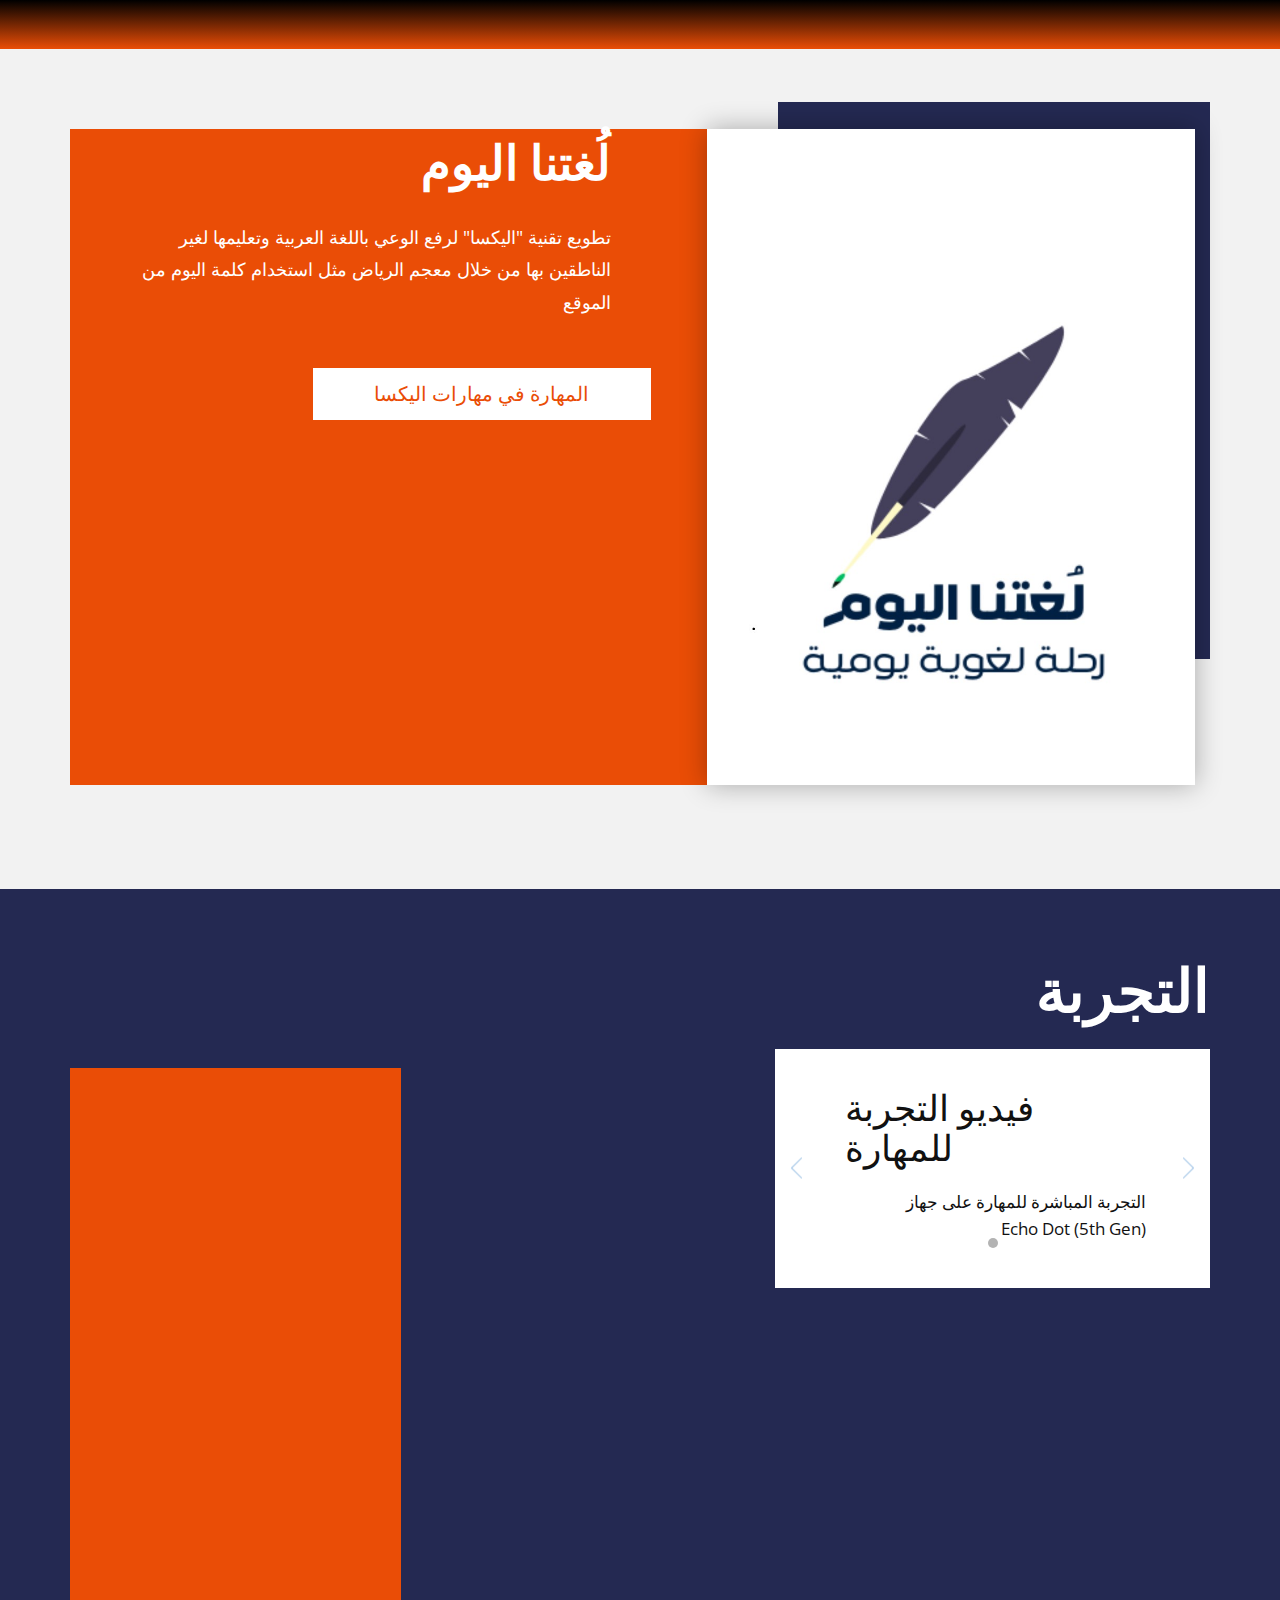
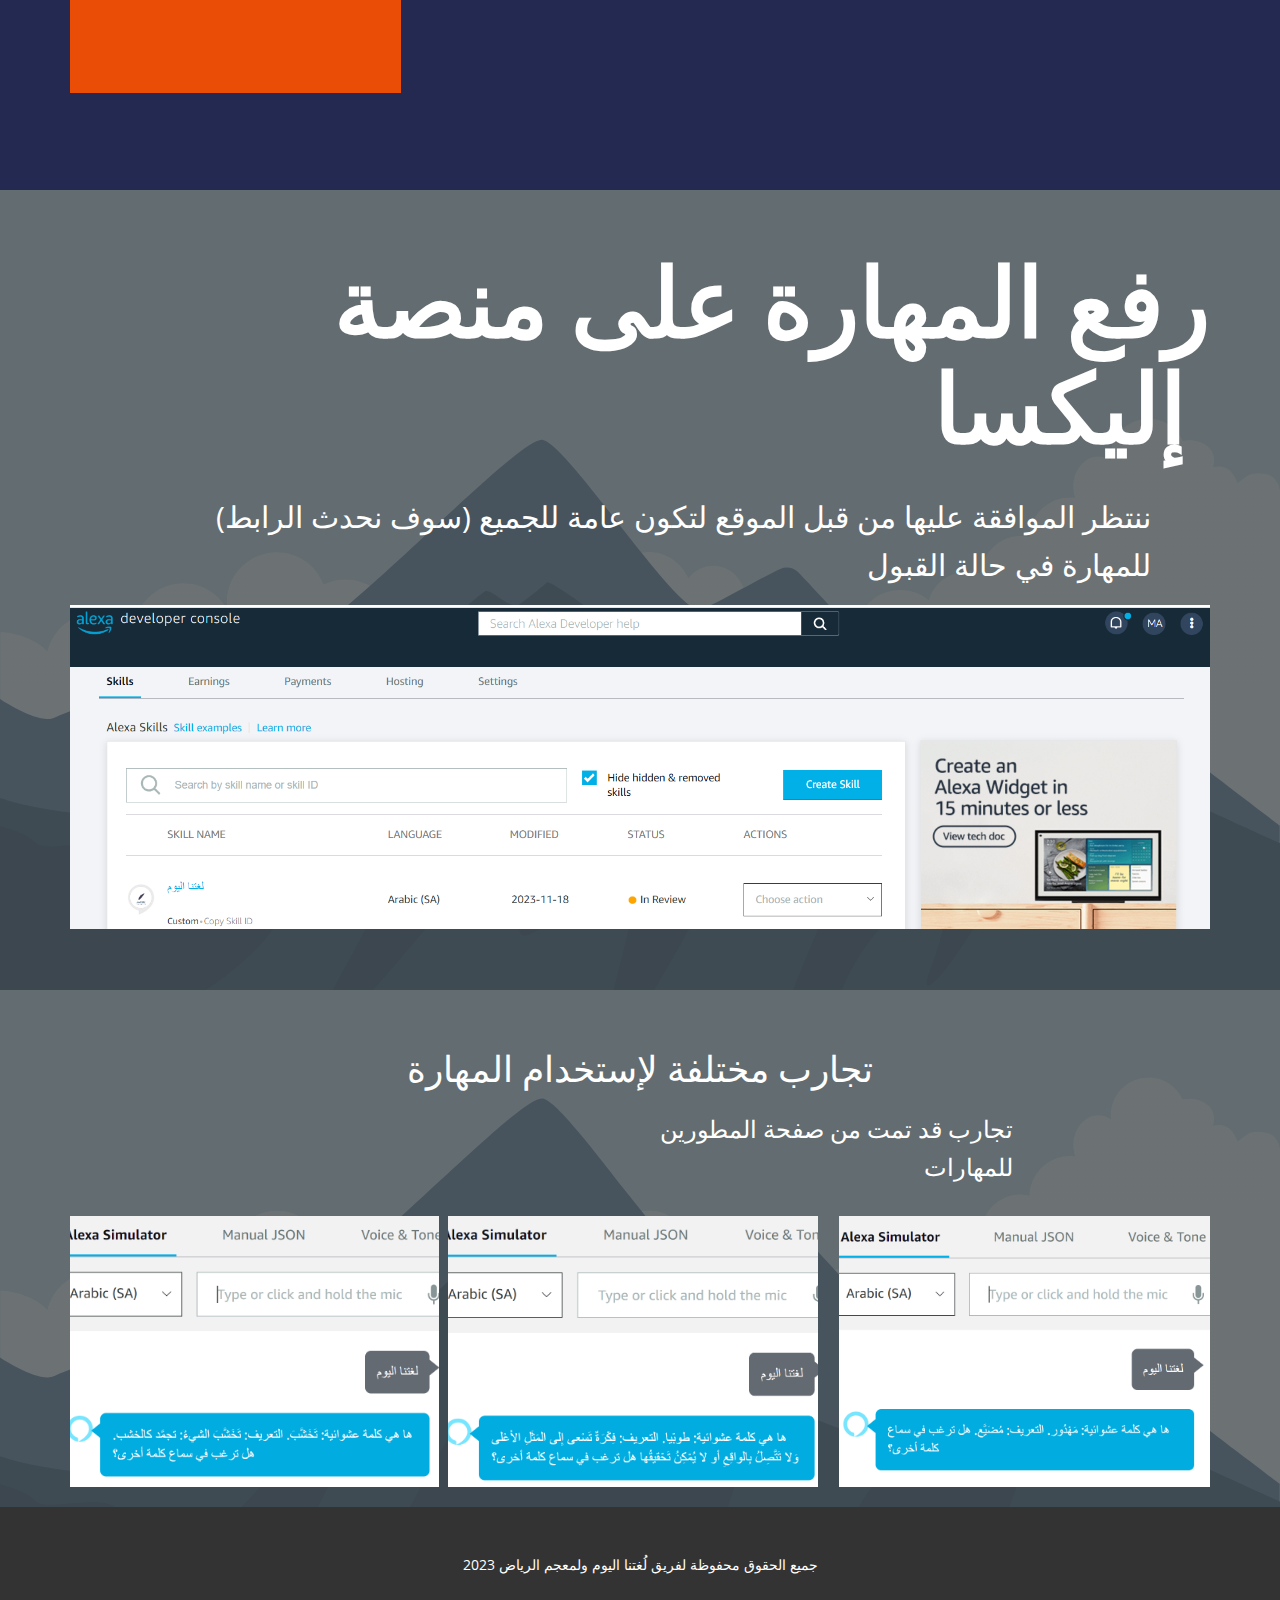
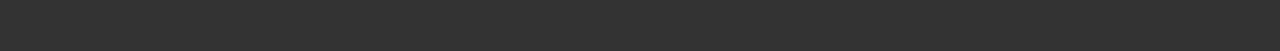
<file: index.html>
<!DOCTYPE html>
<html style="font-size: 16px;" lang="en"><head>
    <meta name="viewport" content="width=device-width, initial-scale=1.0">
    <meta charset="utf-8">
    <meta name="keywords" content="مشاركة في برمجان العربية 2
في حل يستخدم اليكسا للربط مع معجم الرياض">
    <meta name="description" content="مشاركة في برمجان العربية 2
في حل يستخدم اليكسا للربط مع معجم الرياض">
    <title>Our language today</title>
    <link rel="stylesheet" href="nicepage.css" media="screen">
<link rel="stylesheet" href="Our-language-today.css" media="screen">
    <script class="u-script" type="text/javascript" src="jquery.js" defer=""></script>
    <script class="u-script" type="text/javascript" src="nicepage.js" defer=""></script>
    <meta name="generator" content="Nicepage 6.0.3, nicepage.com">
    <meta property="og:image" content="images/WhatsAppImage2023-11-18at19.34.37.jpeg">
    <link id="u-theme-google-font" rel="stylesheet" href="https://fonts.googleapis.com/css?family=Raleway:100,100i,200,200i,300,300i,400,400i,500,500i,600,600i,700,700i,800,800i,900,900i|Open+Sans:300,300i,400,400i,500,500i,600,600i,700,700i,800,800i">
    <link id="u-page-google-font" rel="stylesheet" href="https://fonts.googleapis.com/css?family=Raleway:100,100i,200,200i,300,300i,400,400i,500,500i,600,600i,700,700i,800,800i,900,900i|Raleway:100,100i,200,200i,300,300i,400,400i,500,500i,600,600i,700,700i,800,800i,900,900i">
    
    
    
    
    
    
    <script type="application/ld+json">{
		"@context": "http://schema.org",
		"@type": "Organization",
		"name": "Site2"
}</script>
    <meta name="theme-color" content="#478ac9">
    <meta property="og:title" content="Our language today">
    <meta property="og:description" content="مشاركة في برمجان العربية 2
في حل يستخدم اليكسا للربط مع معجم الرياض">
    <meta property="og:type" content="website">
  <meta data-intl-tel-input-cdn-path="intlTelInput/"></head>
  <body data-home-page="Our-language-today.html" data-home-page-title="Our language today" data-path-to-root="./" data-include-products="false" class="u-body u-overlap u-overlap-transparent u-xl-mode" data-lang="en"><header class="u-align-center-sm u-align-center-xs u-clearfix u-header u-header" id="sec-f4a0"><div class="u-clearfix u-sheet u-sheet-1"></div></header> 
    <section class="u-clearfix u-grey-5 u-section-1" id="sec-2693">
      <div class="u-clearfix u-sheet u-sheet-1">
        <div class="u-palette-4-base u-shape u-shape-rectangle u-shape-1"></div>
        <div class="custom-expanded u-container-style u-group u-palette-2-base u-shape-rectangle u-group-1">
          <div class="u-container-layout u-container-layout-1">
            <div class="u-align-right u-container-style u-group u-palette-2-base u-group-2">
              <div class="u-container-layout u-valign-top u-container-layout-2">
                <h1 class="u-text u-text-1"> لُغتنا اليوم</h1>
                <p class="u-align-right u-text u-text-body-alt-color u-text-2"> تطويع تقنية "اليكسا" لرفع الوعي باللغة العربية وتعليمها لغير الناطقين بها من خلال معجم الرياض مثل استخدام كلمة اليوم من الموقع<br>
                </p>
                <a href="Our-language-today.html#sec-e9bf" class="u-active-palette-2-light-3 u-btn u-button-style u-hover-palette-2-light-3 u-text-active-palette-2-base u-text-hover-palette-2-base u-text-palette-2-base u-white u-btn-1">المهارة في مهارات اليكسا</a>
              </div>
            </div>
            <img class="u-image u-image-1" src="images/WhatsAppImage2023-11-18at19.34.37.jpeg?rand=c956" data-image-width="1250" data-image-height="1250">
          </div>
        </div>
      </div>
    </section>
    <section class="u-clearfix u-palette-4-base u-section-2" id="carousel_df22">
      <div class="u-clearfix u-sheet u-valign-middle-sm u-valign-middle-xs u-sheet-1">
        <h1 class="u-align-right u-text u-text-1">التجربة</h1>
        <div class="u-container-style u-group u-palette-2-base u-shape-rectangle u-group-1">
          <div class="u-container-layout u-container-layout-1">
            <div class="u-video u-video-contain u-video-1">
              <div class="embed-responsive embed-responsive-1">
                <iframe style="position: absolute;top: 0;left: 0;width: 100%;height: 100%;" class="embed-responsive-item" src="https://www.youtube.com/embed/p1xipM04_jc?mute=0&amp;showinfo=0&amp;controls=0&amp;start=0" frameborder="0" allowfullscreen=""></iframe>
              </div>
            </div>
          </div>
        </div>
        <div id="carousel-5d15" data-interval="5000" data-u-ride="carousel" class="u-carousel u-slider u-slider-1">
          <ol class="u-absolute-hcenter u-carousel-indicators u-carousel-indicators-1">
            <li data-u-target="#carousel-5d15" class="u-active u-grey-30 u-shape-circle" data-u-slide-to="0" style="width: 10px; height: 10px;"></li>
          </ol>
          <div class="u-carousel-inner" role="listbox">
            <div class="u-active u-carousel-item u-container-style u-slide u-white u-carousel-item-1">
              <div class="u-container-layout u-valign-middle u-container-layout-2">
                <h2 class="u-align-left u-text u-text-2">فيديو التجربة للمهارة</h2>
                <p class="u-align-right u-large-text u-text u-text-variant u-text-3">التجربة المباشرة للمهارة على جهاز&nbsp;<br>Echo Dot (5th Gen)&nbsp;<br>
                </p>
              </div>
            </div>
          </div>
          <a class="u-absolute-vcenter u-carousel-control u-carousel-control-prev u-icon-rectangle u-spacing-11 u-text-hover-grey-70 u-white u-carousel-control-1" href="#carousel-5d15" role="button" data-u-slide="prev">
            <span aria-hidden="true">
              <svg viewBox="0 0 477.175 477.175"><path d="M145.188,238.575l215.5-215.5c5.3-5.3,5.3-13.8,0-19.1s-13.8-5.3-19.1,0l-225.1,225.1c-5.3,5.3-5.3,13.8,0,19.1l225.1,225
		c2.6,2.6,6.1,4,9.5,4s6.9-1.3,9.5-4c5.3-5.3,5.3-13.8,0-19.1L145.188,238.575z"></path></svg>
            </span>
            <span class="sr-only">
              <svg viewBox="0 0 477.175 477.175"><path d="M145.188,238.575l215.5-215.5c5.3-5.3,5.3-13.8,0-19.1s-13.8-5.3-19.1,0l-225.1,225.1c-5.3,5.3-5.3,13.8,0,19.1l225.1,225
		c2.6,2.6,6.1,4,9.5,4s6.9-1.3,9.5-4c5.3-5.3,5.3-13.8,0-19.1L145.188,238.575z"></path></svg>
            </span>
          </a>
          <a class="u-absolute-vcenter u-carousel-control u-carousel-control-next u-icon-rectangle u-spacing-11 u-text-hover-grey-70 u-white u-carousel-control-2" href="#carousel-5d15" role="button" data-u-slide="next">
            <span aria-hidden="true">
              <svg viewBox="0 0 477.175 477.175"><path d="M360.731,229.075l-225.1-225.1c-5.3-5.3-13.8-5.3-19.1,0s-5.3,13.8,0,19.1l215.5,215.5l-215.5,215.5
		c-5.3,5.3-5.3,13.8,0,19.1c2.6,2.6,6.1,4,9.5,4c3.4,0,6.9-1.3,9.5-4l225.1-225.1C365.931,242.875,365.931,234.275,360.731,229.075z"></path></svg>
            </span>
            <span class="sr-only">
              <svg viewBox="0 0 477.175 477.175"><path d="M360.731,229.075l-225.1-225.1c-5.3-5.3-13.8-5.3-19.1,0s-5.3,13.8,0,19.1l215.5,215.5l-215.5,215.5
		c-5.3,5.3-5.3,13.8,0,19.1c2.6,2.6,6.1,4,9.5,4c3.4,0,6.9-1.3,9.5-4l225.1-225.1C365.931,242.875,365.931,234.275,360.731,229.075z"></path></svg>
            </span>
          </a>
        </div>
      </div>
    </section>
    <section class="u-align-left u-clearfix u-image u-shading u-section-3" src="" data-image-width="256" data-image-height="256" id="sec-e9bf">
      <div class="u-clearfix u-sheet u-sheet-1">
        <h1 class="u-align-right u-text u-title u-text-1">رفع المهارة على منصة إليكسا&nbsp;</h1>
        <p class="u-align-right u-large-text u-text u-text-variant u-text-2">(​ننتظر الموافقة عليها من قبل الموقع لتكون عامة للجميع (سوف نحدث الرابط للمهارة في حالة القبول</p>
        <img class="u-expanded-width u-image u-image-default u-image-1" src="images/image2.png" alt="" data-image-width="1894" data-image-height="556">
      </div>
    </section>
    <section class="u-align-left u-clearfix u-image u-shading u-section-4" id="sec-2586" data-image-width="256" data-image-height="256" data-animation-name="" data-animation-duration="0" data-animation-delay="0" data-animation-direction="">
      <div class="u-clearfix u-sheet u-sheet-1">
        <h2 class="u-text u-text-default u-text-1">تجارب مختلفة لإستخدام المهارة</h2>
        <p class="u-align-right u-text u-text-2">تجارب قد تمت من صفحة المطورين للمهارات</p>
        <img class="u-image u-image-default u-image-1" src="images/image3.png" alt="" data-image-width="1052" data-image-height="692">
        <img class="u-image u-image-default u-image-2" src="images/image4.png" alt="" data-image-width="1034" data-image-height="681">
        <img class="u-image u-image-default u-image-3" src="images/image5.png" alt="" data-image-width="1040" data-image-height="716">
      </div>
    </section>
    <style class="u-overlap-style">.u-overlap:not(.u-sticky-scroll) .u-header {
background-image: linear-gradient(black, #ea4d06) !important
}</style>
    
    
    
    <footer class="u-align-center u-clearfix u-footer u-grey-80 u-footer" id="sec-e7aa"><div class="u-clearfix u-sheet u-sheet-1">
        <p class="u-small-text u-text u-text-variant u-text-1">جميع الحقوق محفوظة لفريق لُغتنا اليوم ولمعجم الرياض 2023<br>
          <br>
        </p>
      </div></footer>
  
</body></html>
</file>
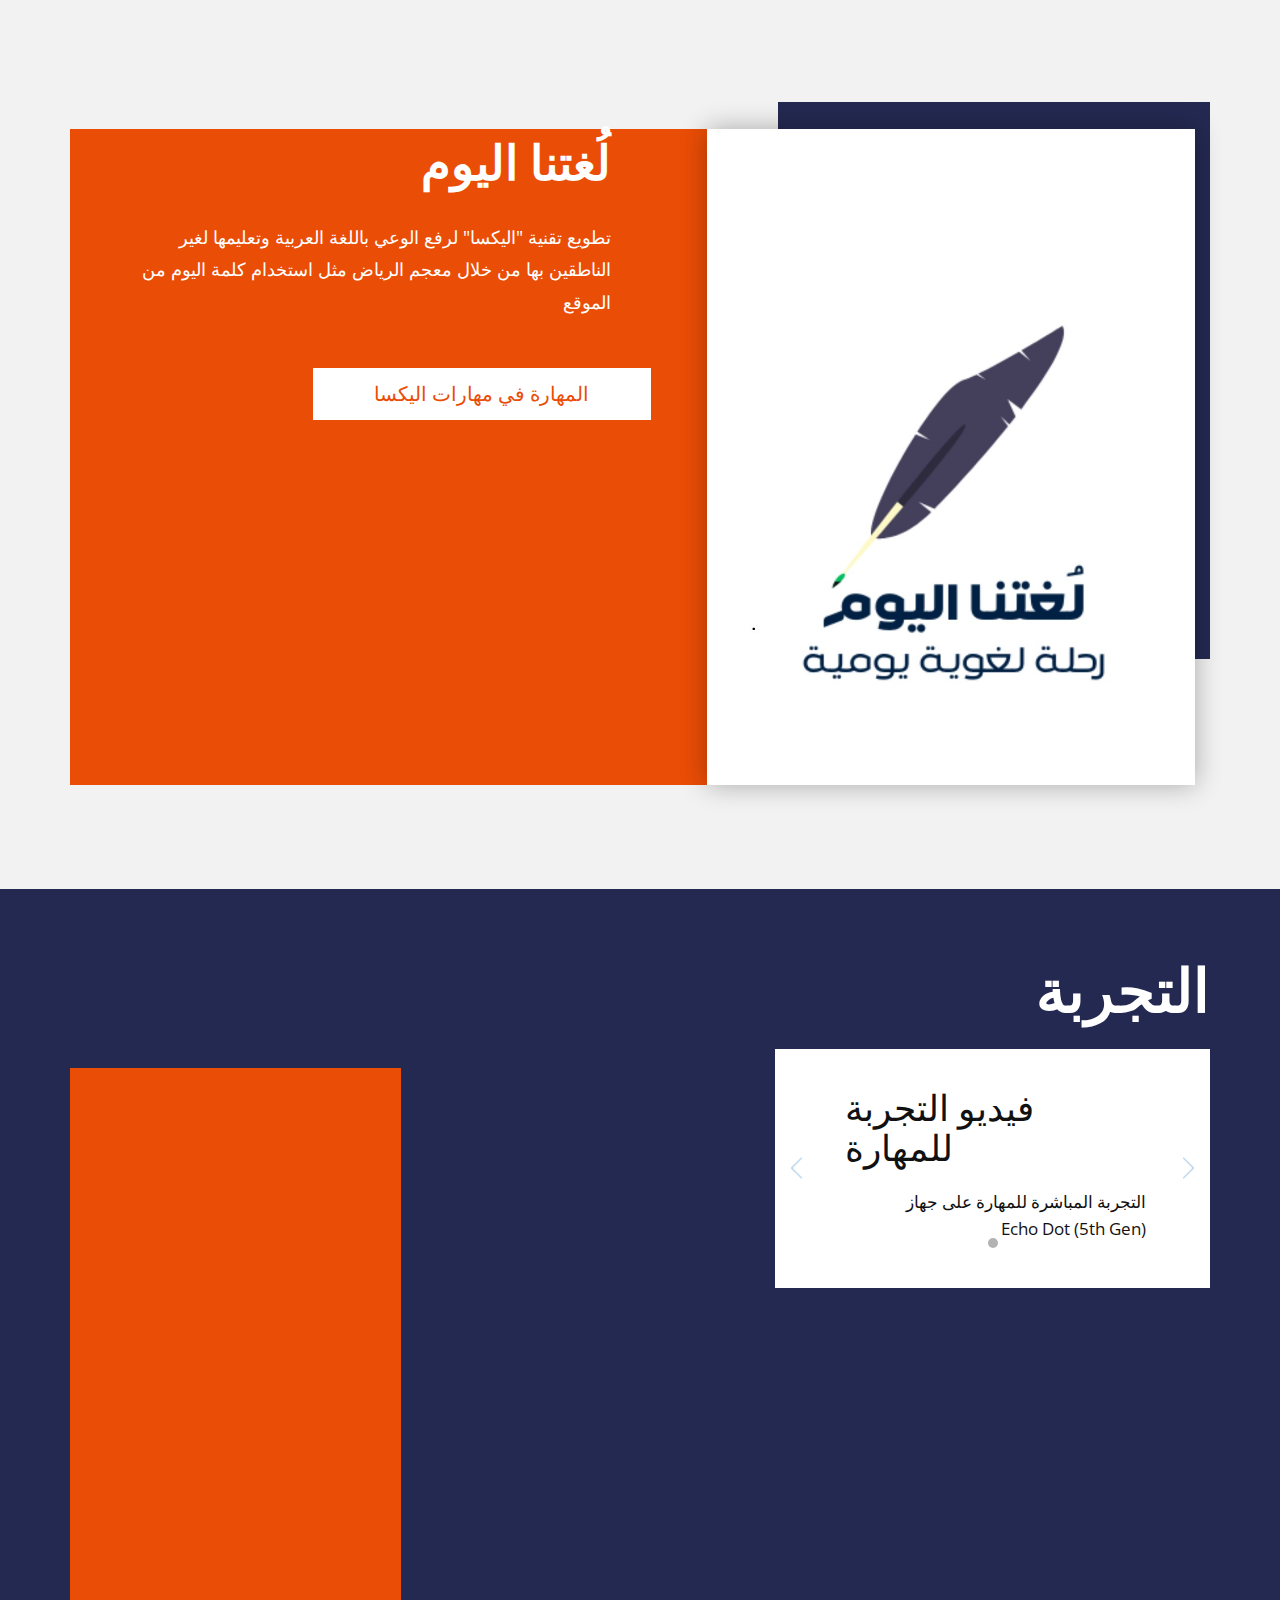
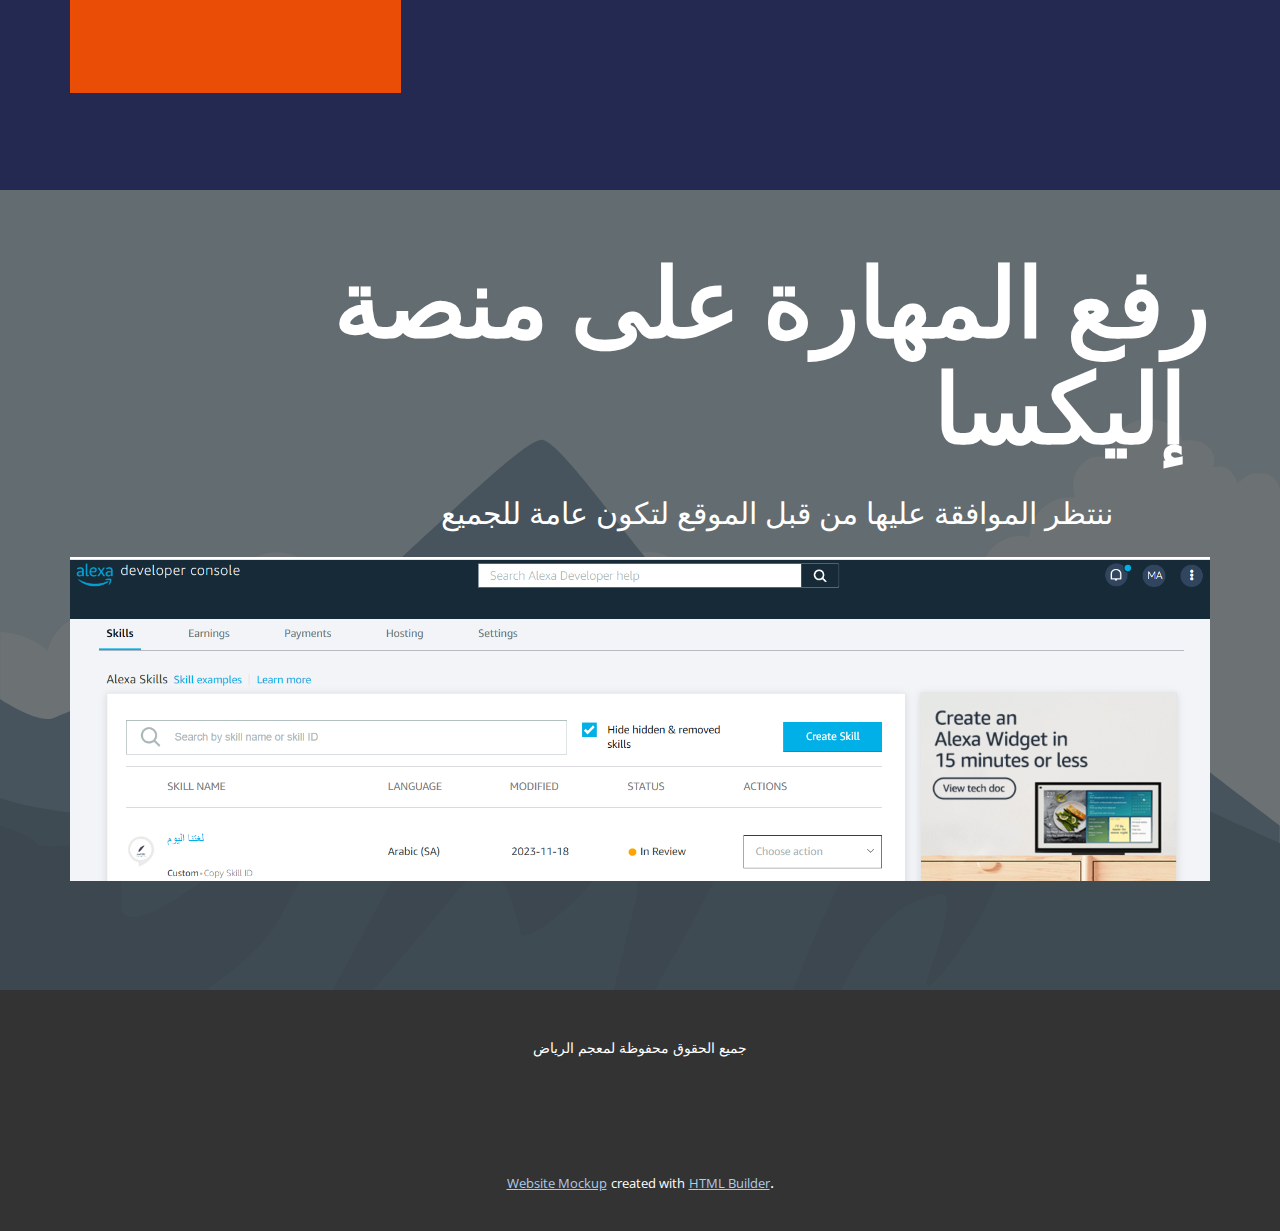
<file: Home.html>
<!DOCTYPE html>
<html style="font-size: 16px;" lang="en"><head>
    <meta name="viewport" content="width=device-width, initial-scale=1.0">
    <meta charset="utf-8">
    <meta name="keywords" content="Motivating Ways to Improve Your Skills, Leadership ​tips to improve your skills, The Innovative Technology Leader, Make learning easy, Simplicity Is Key, Online Classes, Managing Teams for Innovation and Success, Boost Your Leadership Skills, Executive Program in Strategy and Organization">
    <meta name="description" content="">
    <title>Home</title>
    <link rel="stylesheet" href="nicepage.css" media="screen">
<link rel="stylesheet" href="Home.css" media="screen">
    <script class="u-script" type="text/javascript" src="jquery.js" defer=""></script>
    <script class="u-script" type="text/javascript" src="nicepage.js" defer=""></script>
    <meta name="generator" content="Nicepage 6.0.3, nicepage.com">
    <link id="u-theme-google-font" rel="stylesheet" href="https://fonts.googleapis.com/css?family=Raleway:100,100i,200,200i,300,300i,400,400i,500,500i,600,600i,700,700i,800,800i,900,900i|Open+Sans:300,300i,400,400i,500,500i,600,600i,700,700i,800,800i">
    <link id="u-page-google-font" rel="stylesheet" href="https://fonts.googleapis.com/css?family=Raleway:100,100i,200,200i,300,300i,400,400i,500,500i,600,600i,700,700i,800,800i,900,900i|Raleway:100,100i,200,200i,300,300i,400,400i,500,500i,600,600i,700,700i,800,800i,900,900i">
    
    
    
    
    
    <script type="application/ld+json">{
		"@context": "http://schema.org",
		"@type": "Organization",
		"name": "Site2"
}</script>
    <meta name="theme-color" content="#478ac9">
    <meta property="og:title" content="Home">
    <meta property="og:type" content="website">
  <meta data-intl-tel-input-cdn-path="intlTelInput/"></head>
  <body data-path-to-root="./" data-include-products="false" class="u-body u-overlap u-overlap-transparent u-xl-mode" data-lang="en"><header class="u-align-center-sm u-align-center-xs u-clearfix u-header u-header" id="sec-f4a0"><div class="u-clearfix u-sheet u-sheet-1"></div></header> 
    <section class="u-clearfix u-grey-5 u-section-1" id="sec-2693">
      <div class="u-clearfix u-sheet u-sheet-1">
        <div class="u-palette-4-base u-shape u-shape-rectangle u-shape-1"></div>
        <div class="custom-expanded u-container-style u-group u-palette-2-base u-shape-rectangle u-group-1">
          <div class="u-container-layout u-container-layout-1">
            <div class="u-align-right u-container-style u-group u-palette-2-base u-group-2">
              <div class="u-container-layout u-valign-top u-container-layout-2">
                <h1 class="u-text u-text-1"> لُغتنا اليوم</h1>
                <p class="u-align-right u-text u-text-body-alt-color u-text-2"> تطويع تقنية "اليكسا" لرفع الوعي باللغة العربية وتعليمها لغير الناطقين بها من خلال معجم الرياض مثل استخدام كلمة اليوم من الموقع<br>
                </p>
                <a href="Home.html#sec-e9bf" class="u-active-palette-2-light-3 u-btn u-button-style u-hover-palette-2-light-3 u-text-active-palette-2-base u-text-hover-palette-2-base u-text-palette-2-base u-white u-btn-1">المهارة في مهارات اليكسا</a>
              </div>
            </div>
            <img class="u-image u-image-1" src="images/WhatsAppImage2023-11-18at19.34.37.jpeg" data-image-width="1250" data-image-height="1250">
          </div>
        </div>
      </div>
    </section>
    <section class="u-clearfix u-palette-4-base u-section-2" id="carousel_df22">
      <div class="u-clearfix u-sheet u-valign-middle-sm u-valign-middle-xs u-sheet-1">
        <h1 class="u-align-right u-text u-text-1">التجربة</h1>
        <div class="u-container-style u-group u-palette-2-base u-shape-rectangle u-group-1">
          <div class="u-container-layout u-container-layout-1">
            <div class="u-video u-video-contain u-video-1">
              <div class="embed-responsive embed-responsive-1">
                <iframe style="position: absolute;top: 0;left: 0;width: 100%;height: 100%;" class="embed-responsive-item" src="https://www.youtube.com/embed/p1xipM04_jc?mute=0&amp;showinfo=0&amp;controls=0&amp;start=0" frameborder="0" allowfullscreen=""></iframe>
              </div>
            </div>
          </div>
        </div>
        <div id="carousel-7440" data-interval="5000" data-u-ride="carousel" class="u-carousel u-slider u-slider-1">
          <ol class="u-absolute-hcenter u-carousel-indicators u-carousel-indicators-1">
            <li data-u-target="#carousel-7440" class="u-active u-grey-30 u-shape-circle" data-u-slide-to="0" style="width: 10px; height: 10px;"></li>
          </ol>
          <div class="u-carousel-inner" role="listbox">
            <div class="u-active u-carousel-item u-container-style u-slide u-white u-carousel-item-1">
              <div class="u-container-layout u-valign-middle u-container-layout-2">
                <h2 class="u-align-left u-text u-text-2">فيديو التجربة للمهارة</h2>
                <p class="u-align-right u-large-text u-text u-text-variant u-text-3">التجربة المباشرة للمهارة على جهاز&nbsp;<br>Echo Dot (5th Gen)&nbsp;<br>
                </p>
              </div>
            </div>
          </div>
          <a class="u-absolute-vcenter u-carousel-control u-carousel-control-prev u-icon-rectangle u-spacing-11 u-text-hover-grey-70 u-white u-carousel-control-1" href="#carousel-7440" role="button" data-u-slide="prev">
            <span aria-hidden="true">
              <svg viewBox="0 0 477.175 477.175"><path d="M145.188,238.575l215.5-215.5c5.3-5.3,5.3-13.8,0-19.1s-13.8-5.3-19.1,0l-225.1,225.1c-5.3,5.3-5.3,13.8,0,19.1l225.1,225
		c2.6,2.6,6.1,4,9.5,4s6.9-1.3,9.5-4c5.3-5.3,5.3-13.8,0-19.1L145.188,238.575z"></path></svg>
            </span>
            <span class="sr-only">
              <svg viewBox="0 0 477.175 477.175"><path d="M145.188,238.575l215.5-215.5c5.3-5.3,5.3-13.8,0-19.1s-13.8-5.3-19.1,0l-225.1,225.1c-5.3,5.3-5.3,13.8,0,19.1l225.1,225
		c2.6,2.6,6.1,4,9.5,4s6.9-1.3,9.5-4c5.3-5.3,5.3-13.8,0-19.1L145.188,238.575z"></path></svg>
            </span>
          </a>
          <a class="u-absolute-vcenter u-carousel-control u-carousel-control-next u-icon-rectangle u-spacing-11 u-text-hover-grey-70 u-white u-carousel-control-2" href="#carousel-7440" role="button" data-u-slide="next">
            <span aria-hidden="true">
              <svg viewBox="0 0 477.175 477.175"><path d="M360.731,229.075l-225.1-225.1c-5.3-5.3-13.8-5.3-19.1,0s-5.3,13.8,0,19.1l215.5,215.5l-215.5,215.5
		c-5.3,5.3-5.3,13.8,0,19.1c2.6,2.6,6.1,4,9.5,4c3.4,0,6.9-1.3,9.5-4l225.1-225.1C365.931,242.875,365.931,234.275,360.731,229.075z"></path></svg>
            </span>
            <span class="sr-only">
              <svg viewBox="0 0 477.175 477.175"><path d="M360.731,229.075l-225.1-225.1c-5.3-5.3-13.8-5.3-19.1,0s-5.3,13.8,0,19.1l215.5,215.5l-215.5,215.5
		c-5.3,5.3-5.3,13.8,0,19.1c2.6,2.6,6.1,4,9.5,4c3.4,0,6.9-1.3,9.5-4l225.1-225.1C365.931,242.875,365.931,234.275,360.731,229.075z"></path></svg>
            </span>
          </a>
        </div>
      </div>
    </section>
    <section class="u-align-left u-clearfix u-image u-shading u-section-3" src="" data-image-width="256" data-image-height="256" id="sec-e9bf">
      <div class="u-clearfix u-sheet u-sheet-1">
        <h1 class="u-align-right u-text u-title u-text-1">رفع المهارة على منصة إليكسا&nbsp;</h1>
        <p class="u-align-right u-large-text u-text u-text-variant u-text-2">ننتظر الموافقة عليها من قبل الموقع لتكون عامة للجميع</p>
        <img class="u-expanded-width u-image u-image-default u-image-1" src="images/image2.png" alt="" data-image-width="1894" data-image-height="556">
      </div>
    </section>
    
    
    
    <footer class="u-align-center u-clearfix u-footer u-grey-80 u-footer" id="sec-e7aa"><div class="u-clearfix u-sheet u-sheet-1">
        <p class="u-small-text u-text u-text-variant u-text-1">جميع الحقوق محفوظة لمعجم الرياض<br>
          <br>
        </p>
      </div></footer>
    <section class="u-backlink u-clearfix u-grey-80">
      <a class="u-link" href="https://nicepage.com/website-mockup" target="_blank">
        <span>Website Mockup</span>
      </a>
      <p class="u-text">
        <span>created with</span>
      </p>
      <a class="u-link" href="https://nicepage.com/html-website-builder" target="_blank">
        <span>HTML Builder</span>
      </a>. 
    </section>
  
</body></html>
</file>
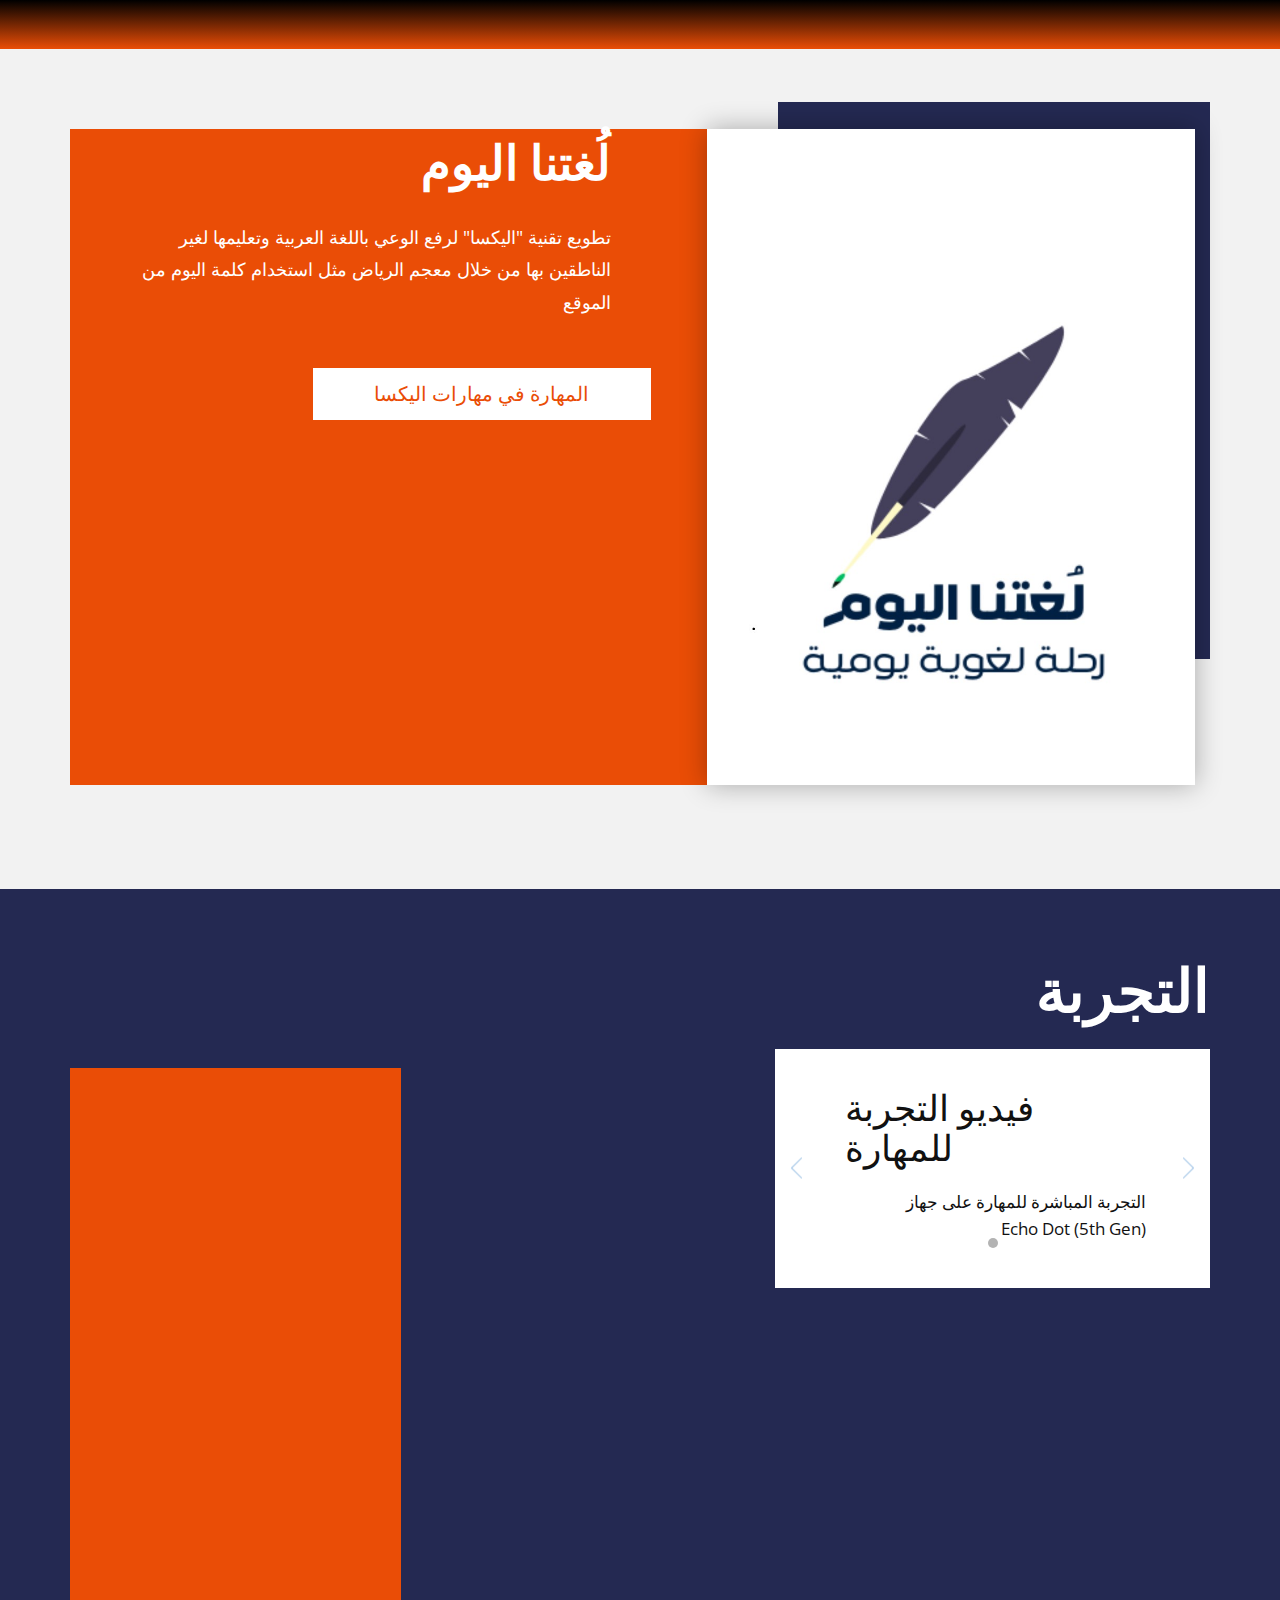
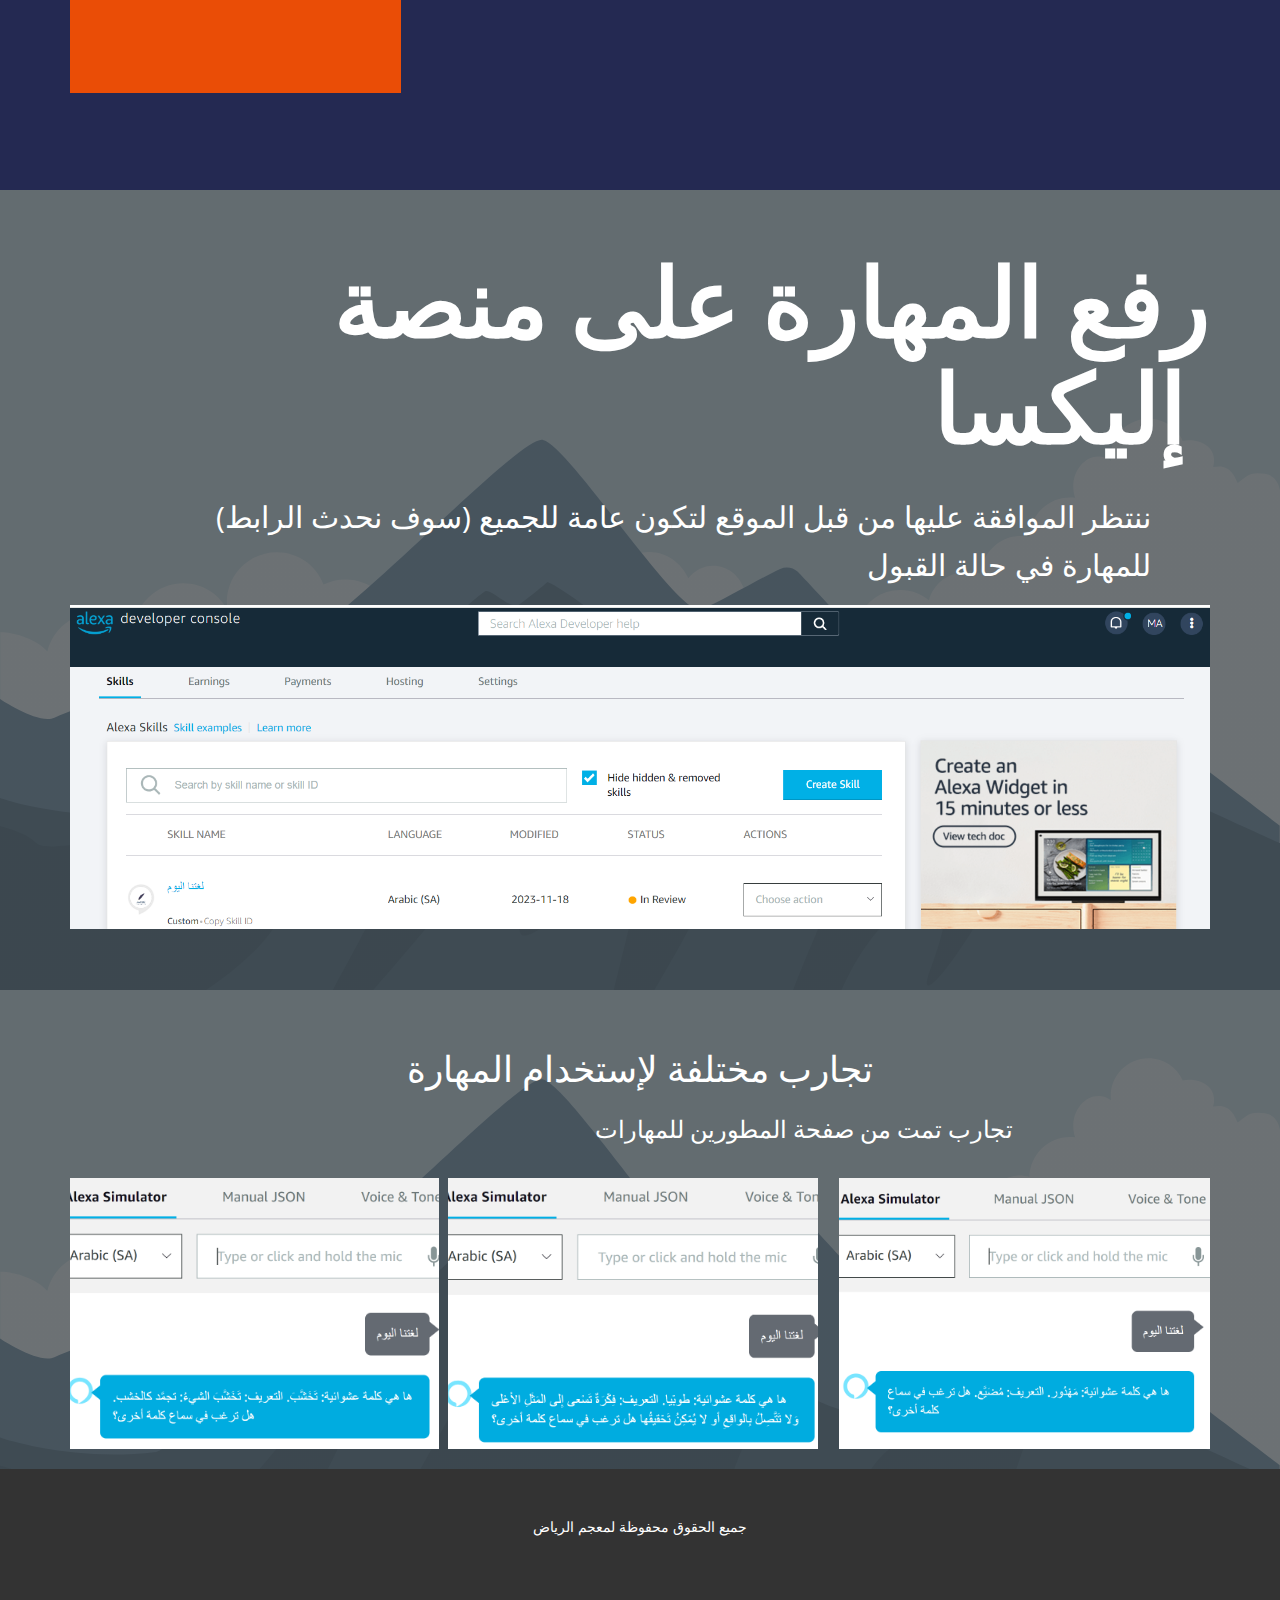
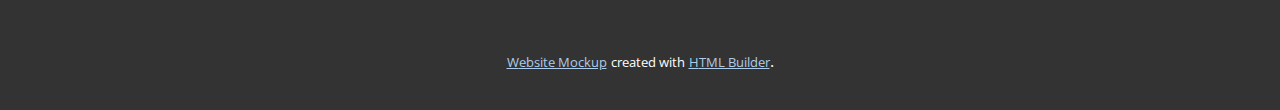
<file: Our-language-today.html>
<!DOCTYPE html>
<html style="font-size: 16px;" lang="en"><head>
    <meta name="viewport" content="width=device-width, initial-scale=1.0">
    <meta charset="utf-8">
    <meta name="keywords" content="مشاركة في برمجان العربية 2
في حل يستخدم اليكسا للربط مع معجم الرياض">
    <meta name="description" content="مشاركة في برمجان العربية 2
في حل يستخدم اليكسا للربط مع معجم الرياض">
    <title>Our language today</title>
    <link rel="stylesheet" href="nicepage.css" media="screen">
<link rel="stylesheet" href="Our-language-today.css" media="screen">
    <script class="u-script" type="text/javascript" src="jquery.js" defer=""></script>
    <script class="u-script" type="text/javascript" src="nicepage.js" defer=""></script>
    <meta name="generator" content="Nicepage 6.0.3, nicepage.com">
    <meta property="og:image" content="images/WhatsAppImage2023-11-18at19.34.37.jpeg">
    <link id="u-theme-google-font" rel="stylesheet" href="https://fonts.googleapis.com/css?family=Raleway:100,100i,200,200i,300,300i,400,400i,500,500i,600,600i,700,700i,800,800i,900,900i|Open+Sans:300,300i,400,400i,500,500i,600,600i,700,700i,800,800i">
    <link id="u-page-google-font" rel="stylesheet" href="https://fonts.googleapis.com/css?family=Raleway:100,100i,200,200i,300,300i,400,400i,500,500i,600,600i,700,700i,800,800i,900,900i|Raleway:100,100i,200,200i,300,300i,400,400i,500,500i,600,600i,700,700i,800,800i,900,900i">
    
    
    
    
    
    
    <script type="application/ld+json">{
		"@context": "http://schema.org",
		"@type": "Organization",
		"name": "Site2"
}</script>
    <meta name="theme-color" content="#478ac9">
    <meta property="og:title" content="Our language today">
    <meta property="og:description" content="مشاركة في برمجان العربية 2
في حل يستخدم اليكسا للربط مع معجم الرياض">
    <meta property="og:type" content="website">
  <meta data-intl-tel-input-cdn-path="intlTelInput/"></head>
  <body data-path-to-root="./" data-include-products="false" class="u-body u-overlap u-overlap-transparent u-xl-mode" data-lang="en"><header class="u-align-center-sm u-align-center-xs u-clearfix u-header u-header" id="sec-f4a0"><div class="u-clearfix u-sheet u-sheet-1"></div></header> 
    <section class="u-clearfix u-grey-5 u-section-1" id="sec-2693">
      <div class="u-clearfix u-sheet u-sheet-1">
        <div class="u-palette-4-base u-shape u-shape-rectangle u-shape-1"></div>
        <div class="custom-expanded u-container-style u-group u-palette-2-base u-shape-rectangle u-group-1">
          <div class="u-container-layout u-container-layout-1">
            <div class="u-align-right u-container-style u-group u-palette-2-base u-group-2">
              <div class="u-container-layout u-valign-top u-container-layout-2">
                <h1 class="u-text u-text-1"> لُغتنا اليوم</h1>
                <p class="u-align-right u-text u-text-body-alt-color u-text-2"> تطويع تقنية "اليكسا" لرفع الوعي باللغة العربية وتعليمها لغير الناطقين بها من خلال معجم الرياض مثل استخدام كلمة اليوم من الموقع<br>
                </p>
                <a href="Our-language-today.html#sec-e9bf" class="u-active-palette-2-light-3 u-btn u-button-style u-hover-palette-2-light-3 u-text-active-palette-2-base u-text-hover-palette-2-base u-text-palette-2-base u-white u-btn-1">المهارة في مهارات اليكسا</a>
              </div>
            </div>
            <img class="u-image u-image-1" src="images/WhatsAppImage2023-11-18at19.34.37.jpeg?rand=c956" data-image-width="1250" data-image-height="1250">
          </div>
        </div>
      </div>
    </section>
    <section class="u-clearfix u-palette-4-base u-section-2" id="carousel_df22">
      <div class="u-clearfix u-sheet u-valign-middle-sm u-valign-middle-xs u-sheet-1">
        <h1 class="u-align-right u-text u-text-1">التجربة</h1>
        <div class="u-container-style u-group u-palette-2-base u-shape-rectangle u-group-1">
          <div class="u-container-layout u-container-layout-1">
            <div class="u-video u-video-contain u-video-1">
              <div class="embed-responsive embed-responsive-1">
                <iframe style="position: absolute;top: 0;left: 0;width: 100%;height: 100%;" class="embed-responsive-item" src="https://www.youtube.com/embed/p1xipM04_jc?mute=0&amp;showinfo=0&amp;controls=0&amp;start=0" frameborder="0" allowfullscreen=""></iframe>
              </div>
            </div>
          </div>
        </div>
        <div id="carousel-5d15" data-interval="5000" data-u-ride="carousel" class="u-carousel u-slider u-slider-1">
          <ol class="u-absolute-hcenter u-carousel-indicators u-carousel-indicators-1">
            <li data-u-target="#carousel-5d15" class="u-active u-grey-30 u-shape-circle" data-u-slide-to="0" style="width: 10px; height: 10px;"></li>
          </ol>
          <div class="u-carousel-inner" role="listbox">
            <div class="u-active u-carousel-item u-container-style u-slide u-white u-carousel-item-1">
              <div class="u-container-layout u-valign-middle u-container-layout-2">
                <h2 class="u-align-left u-text u-text-2">فيديو التجربة للمهارة</h2>
                <p class="u-align-right u-large-text u-text u-text-variant u-text-3">التجربة المباشرة للمهارة على جهاز&nbsp;<br>Echo Dot (5th Gen)&nbsp;<br>
                </p>
              </div>
            </div>
          </div>
          <a class="u-absolute-vcenter u-carousel-control u-carousel-control-prev u-icon-rectangle u-spacing-11 u-text-hover-grey-70 u-white u-carousel-control-1" href="#carousel-5d15" role="button" data-u-slide="prev">
            <span aria-hidden="true">
              <svg viewBox="0 0 477.175 477.175"><path d="M145.188,238.575l215.5-215.5c5.3-5.3,5.3-13.8,0-19.1s-13.8-5.3-19.1,0l-225.1,225.1c-5.3,5.3-5.3,13.8,0,19.1l225.1,225
		c2.6,2.6,6.1,4,9.5,4s6.9-1.3,9.5-4c5.3-5.3,5.3-13.8,0-19.1L145.188,238.575z"></path></svg>
            </span>
            <span class="sr-only">
              <svg viewBox="0 0 477.175 477.175"><path d="M145.188,238.575l215.5-215.5c5.3-5.3,5.3-13.8,0-19.1s-13.8-5.3-19.1,0l-225.1,225.1c-5.3,5.3-5.3,13.8,0,19.1l225.1,225
		c2.6,2.6,6.1,4,9.5,4s6.9-1.3,9.5-4c5.3-5.3,5.3-13.8,0-19.1L145.188,238.575z"></path></svg>
            </span>
          </a>
          <a class="u-absolute-vcenter u-carousel-control u-carousel-control-next u-icon-rectangle u-spacing-11 u-text-hover-grey-70 u-white u-carousel-control-2" href="#carousel-5d15" role="button" data-u-slide="next">
            <span aria-hidden="true">
              <svg viewBox="0 0 477.175 477.175"><path d="M360.731,229.075l-225.1-225.1c-5.3-5.3-13.8-5.3-19.1,0s-5.3,13.8,0,19.1l215.5,215.5l-215.5,215.5
		c-5.3,5.3-5.3,13.8,0,19.1c2.6,2.6,6.1,4,9.5,4c3.4,0,6.9-1.3,9.5-4l225.1-225.1C365.931,242.875,365.931,234.275,360.731,229.075z"></path></svg>
            </span>
            <span class="sr-only">
              <svg viewBox="0 0 477.175 477.175"><path d="M360.731,229.075l-225.1-225.1c-5.3-5.3-13.8-5.3-19.1,0s-5.3,13.8,0,19.1l215.5,215.5l-215.5,215.5
		c-5.3,5.3-5.3,13.8,0,19.1c2.6,2.6,6.1,4,9.5,4c3.4,0,6.9-1.3,9.5-4l225.1-225.1C365.931,242.875,365.931,234.275,360.731,229.075z"></path></svg>
            </span>
          </a>
        </div>
      </div>
    </section>
    <section class="u-align-left u-clearfix u-image u-shading u-section-3" src="" data-image-width="256" data-image-height="256" id="sec-e9bf">
      <div class="u-clearfix u-sheet u-sheet-1">
        <h1 class="u-align-right u-text u-title u-text-1">رفع المهارة على منصة إليكسا&nbsp;</h1>
        <p class="u-align-right u-large-text u-text u-text-variant u-text-2">(​ننتظر الموافقة عليها من قبل الموقع لتكون عامة للجميع (سوف نحدث الرابط للمهارة في حالة القبول</p>
        <img class="u-expanded-width u-image u-image-default u-image-1" src="images/image2.png" alt="" data-image-width="1894" data-image-height="556">
      </div>
    </section>
    <section class="u-align-left u-clearfix u-image u-shading u-section-4" id="sec-2586" data-image-width="256" data-image-height="256" data-animation-name="" data-animation-duration="0" data-animation-delay="0" data-animation-direction="">
      <div class="u-clearfix u-sheet u-sheet-1">
        <h2 class="u-text u-text-default u-text-1">تجارب مختلفة لإستخدام المهارة</h2>
        <p class="u-align-right u-text u-text-2">تجارب تمت من صفحة المطورين للمهارات</p>
        <img class="u-image u-image-default u-image-1" src="images/image3.png" alt="" data-image-width="1052" data-image-height="692">
        <img class="u-image u-image-default u-image-2" src="images/image4.png" alt="" data-image-width="1034" data-image-height="681">
        <img class="u-image u-image-default u-image-3" src="images/image5.png" alt="" data-image-width="1040" data-image-height="716">
      </div>
    </section>
    <style class="u-overlap-style">.u-overlap:not(.u-sticky-scroll) .u-header {
background-image: linear-gradient(black, #ea4d06) !important
}</style>
    
    
    
    <footer class="u-align-center u-clearfix u-footer u-grey-80 u-footer" id="sec-e7aa"><div class="u-clearfix u-sheet u-sheet-1">
        <p class="u-small-text u-text u-text-variant u-text-1">جميع الحقوق محفوظة لمعجم الرياض<br>
          <br>
        </p>
      </div></footer>
    <section class="u-backlink u-clearfix u-grey-80">
      <a class="u-link" href="https://nicepage.com/website-mockup" target="_blank">
        <span>Website Mockup</span>
      </a>
      <p class="u-text">
        <span>created with</span>
      </p>
      <a class="u-link" href="https://nicepage.com/html-website-builder" target="_blank">
        <span>HTML Builder</span>
      </a>. 
    </section>
  
</body></html>
</file>
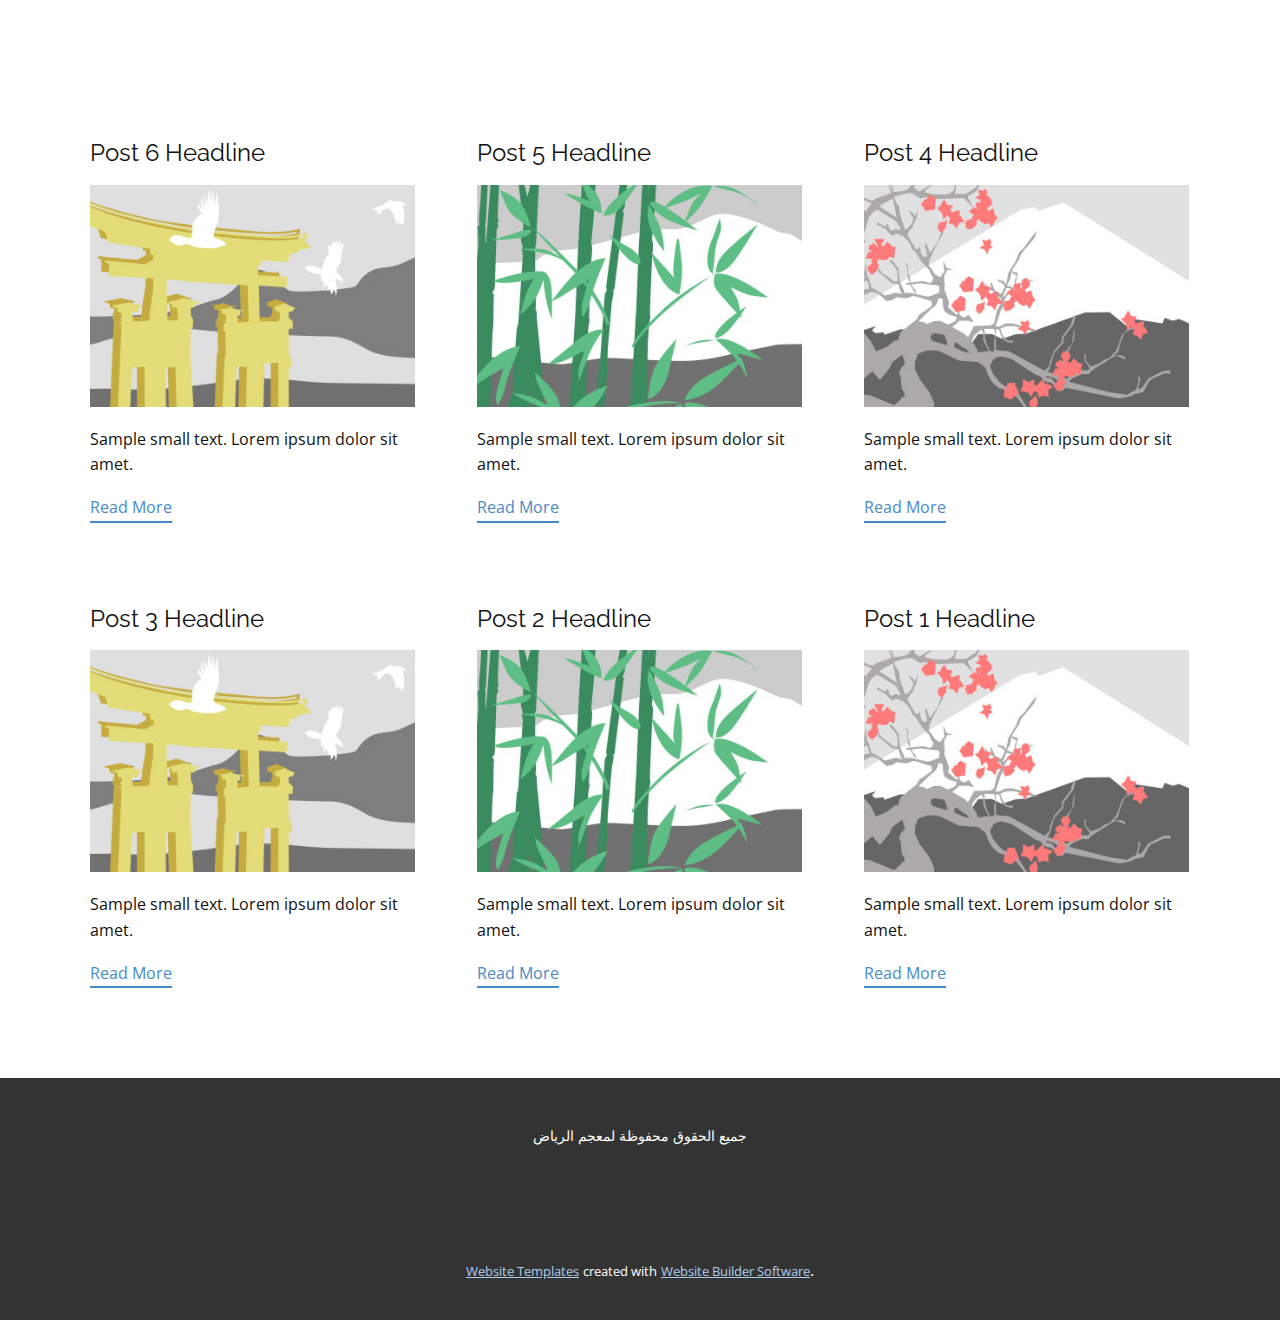
<file: blog/blog.html>
<!DOCTYPE html>
<html style="font-size: 16px;" lang="en"><head>
    <meta name="viewport" content="width=device-width, initial-scale=1.0">
    <meta charset="utf-8">
    <meta name="keywords" content="">
    <meta name="description" content="">
    <title>Blog</title>
    <link rel="stylesheet" href="../nicepage.css" media="screen">
<link rel="stylesheet" href="../Blog-Template.css" media="screen">
    <script class="u-script" type="text/javascript" src="../jquery.js" defer=""></script>
    <script class="u-script" type="text/javascript" src="../nicepage.js" defer=""></script>
    <meta name="generator" content="Nicepage 6.0.3, nicepage.com">
    <link id="u-theme-google-font" rel="stylesheet" href="https://fonts.googleapis.com/css?family=Raleway:100,100i,200,200i,300,300i,400,400i,500,500i,600,600i,700,700i,800,800i,900,900i|Open+Sans:300,300i,400,400i,500,500i,600,600i,700,700i,800,800i">
    
    
    
    <script type="application/ld+json">{
		"@context": "http://schema.org",
		"@type": "Organization",
		"name": "Site2"
}</script>
    <meta name="theme-color" content="#478ac9">
  <meta data-intl-tel-input-cdn-path="intlTelInput/"></head>
  <body data-path-to-root="./" data-include-products="false" class="u-body u-xl-mode" data-lang="en"><header class="u-align-center-sm u-align-center-xs u-clearfix u-header u-header" id="sec-f4a0"><div class="u-clearfix u-sheet u-sheet-1"></div></header>
    <section class="u-clearfix u-section-1" id="sec-a4df">
      <div class="u-clearfix u-sheet u-valign-middle u-sheet-1"><!--blog--><!--blog_options_json--><!--{"type":"Recent","source":"","tags":"","count":""}--><!--/blog_options_json-->
        <div class="u-blog u-expanded-width u-repeater u-repeater-1"><!--blog_post-->
          <div class="u-blog-post u-container-style u-repeater-item u-white u-repeater-item-1">
            <div class="u-container-layout u-similar-container u-valign-top u-container-layout-1"><!--blog_post_header-->
              <h4 class="u-blog-control u-text u-text-1">
                <a class="u-post-header-link" href="../blog/post-5.html">Post 6 Headline</a>
              </h4><!--/blog_post_header--><!--blog_post_image-->
              <a class="u-post-header-link" href="../blog/post-5.html"><img alt="" class="u-blog-control u-expanded-width u-image u-image-default u-image-1" src="../images/8ad73f3c.jpeg"></a><!--/blog_post_image--><!--blog_post_content-->
              <div class="u-blog-control u-post-content u-text u-text-2 fr-view">Sample small text. Lorem ipsum dolor sit amet.</div><!--/blog_post_content--><!--blog_post_readmore-->
              <a href="../blog/post-5.html" class="u-blog-control u-border-2 u-border-palette-1-base u-btn u-btn-rectangle u-button-style u-none u-btn-1"><!--blog_post_readmore_content--><!--options_json--><!--{"content":"","defaultValue":"Read More"}--><!--/options_json-->Read More<!--/blog_post_readmore_content--></a><!--/blog_post_readmore-->
            </div>
          </div><div class="u-blog-post u-container-style u-repeater-item u-video-cover u-white">
            <div class="u-container-layout u-similar-container u-valign-top u-container-layout-2"><!--blog_post_header-->
              <h4 class="u-blog-control u-text u-text-3">
                <a class="u-post-header-link" href="../blog/post-4.html">Post 5 Headline</a>
              </h4><!--/blog_post_header--><!--blog_post_image-->
              <a class="u-post-header-link" href="../blog/post-4.html"><img alt="" class="u-blog-control u-expanded-width u-image u-image-default u-image-2" src="../images/68f64b9d.jpeg"></a><!--/blog_post_image--><!--blog_post_content-->
              <div class="u-blog-control u-post-content u-text u-text-4 fr-view">Sample small text. Lorem ipsum dolor sit amet.</div><!--/blog_post_content--><!--blog_post_readmore-->
              <a href="../blog/post-4.html" class="u-blog-control u-border-2 u-border-palette-1-base u-btn u-btn-rectangle u-button-style u-none u-btn-2"><!--blog_post_readmore_content--><!--options_json--><!--{"content":"","defaultValue":"Read More"}--><!--/options_json-->Read More<!--/blog_post_readmore_content--></a><!--/blog_post_readmore-->
            </div>
          </div><div class="u-blog-post u-container-style u-repeater-item u-video-cover u-white">
            <div class="u-container-layout u-similar-container u-valign-top u-container-layout-3"><!--blog_post_header-->
              <h4 class="u-blog-control u-text u-text-5">
                <a class="u-post-header-link" href="../blog/post-3.html">Post 4 Headline</a>
              </h4><!--/blog_post_header--><!--blog_post_image-->
              <a class="u-post-header-link" href="../blog/post-3.html"><img alt="" class="u-blog-control u-expanded-width u-image u-image-default u-image-3" src="../images/0fd3416c.jpeg"></a><!--/blog_post_image--><!--blog_post_content-->
              <div class="u-blog-control u-post-content u-text u-text-6 fr-view">Sample small text. Lorem ipsum dolor sit amet.</div><!--/blog_post_content--><!--blog_post_readmore-->
              <a href="../blog/post-3.html" class="u-blog-control u-border-2 u-border-palette-1-base u-btn u-btn-rectangle u-button-style u-none u-btn-3"><!--blog_post_readmore_content--><!--options_json--><!--{"content":"","defaultValue":"Read More"}--><!--/options_json-->Read More<!--/blog_post_readmore_content--></a><!--/blog_post_readmore-->
            </div>
          </div><div class="u-blog-post u-container-style u-repeater-item u-white u-repeater-item-1">
            <div class="u-container-layout u-similar-container u-valign-top u-container-layout-1"><!--blog_post_header-->
              <h4 class="u-blog-control u-text u-text-1">
                <a class="u-post-header-link" href="../blog/post-2.html">Post 3 Headline</a>
              </h4><!--/blog_post_header--><!--blog_post_image-->
              <a class="u-post-header-link" href="../blog/post-2.html"><img alt="" class="u-blog-control u-expanded-width u-image u-image-default u-image-1" src="../images/8ad73f3c.jpeg"></a><!--/blog_post_image--><!--blog_post_content-->
              <div class="u-blog-control u-post-content u-text u-text-2 fr-view">Sample small text. Lorem ipsum dolor sit amet.</div><!--/blog_post_content--><!--blog_post_readmore-->
              <a href="../blog/post-2.html" class="u-blog-control u-border-2 u-border-palette-1-base u-btn u-btn-rectangle u-button-style u-none u-btn-1"><!--blog_post_readmore_content--><!--options_json--><!--{"content":"","defaultValue":"Read More"}--><!--/options_json-->Read More<!--/blog_post_readmore_content--></a><!--/blog_post_readmore-->
            </div>
          </div><div class="u-blog-post u-container-style u-repeater-item u-video-cover u-white">
            <div class="u-container-layout u-similar-container u-valign-top u-container-layout-2"><!--blog_post_header-->
              <h4 class="u-blog-control u-text u-text-3">
                <a class="u-post-header-link" href="../blog/post-1.html">Post 2 Headline</a>
              </h4><!--/blog_post_header--><!--blog_post_image-->
              <a class="u-post-header-link" href="../blog/post-1.html"><img alt="" class="u-blog-control u-expanded-width u-image u-image-default u-image-2" src="../images/68f64b9d.jpeg"></a><!--/blog_post_image--><!--blog_post_content-->
              <div class="u-blog-control u-post-content u-text u-text-4 fr-view">Sample small text. Lorem ipsum dolor sit amet.</div><!--/blog_post_content--><!--blog_post_readmore-->
              <a href="../blog/post-1.html" class="u-blog-control u-border-2 u-border-palette-1-base u-btn u-btn-rectangle u-button-style u-none u-btn-2"><!--blog_post_readmore_content--><!--options_json--><!--{"content":"","defaultValue":"Read More"}--><!--/options_json-->Read More<!--/blog_post_readmore_content--></a><!--/blog_post_readmore-->
            </div>
          </div><div class="u-blog-post u-container-style u-repeater-item u-video-cover u-white">
            <div class="u-container-layout u-similar-container u-valign-top u-container-layout-3"><!--blog_post_header-->
              <h4 class="u-blog-control u-text u-text-5">
                <a class="u-post-header-link" href="../blog/post.html">Post 1 Headline</a>
              </h4><!--/blog_post_header--><!--blog_post_image-->
              <a class="u-post-header-link" href="../blog/post.html"><img alt="" class="u-blog-control u-expanded-width u-image u-image-default u-image-3" src="../images/0fd3416c.jpeg"></a><!--/blog_post_image--><!--blog_post_content-->
              <div class="u-blog-control u-post-content u-text u-text-6 fr-view">Sample small text. Lorem ipsum dolor sit amet.</div><!--/blog_post_content--><!--blog_post_readmore-->
              <a href="../blog/post.html" class="u-blog-control u-border-2 u-border-palette-1-base u-btn u-btn-rectangle u-button-style u-none u-btn-3"><!--blog_post_readmore_content--><!--options_json--><!--{"content":"","defaultValue":"Read More"}--><!--/options_json-->Read More<!--/blog_post_readmore_content--></a><!--/blog_post_readmore-->
            </div>
          </div><!--/blog_post--><!--blog_post-->
          <!--/blog_post--><!--blog_post-->
          <!--/blog_post-->
        </div><!--/blog-->
      </div>
    </section>
    
    
    
    <footer class="u-align-center u-clearfix u-footer u-grey-80 u-footer" id="sec-e7aa"><div class="u-clearfix u-sheet u-sheet-1">
        <p class="u-small-text u-text u-text-variant u-text-1">جميع الحقوق محفوظة لمعجم الرياض<br>
          <br>
        </p>
      </div></footer>
    <section class="u-backlink u-clearfix u-grey-80">
      <a class="u-link" href="https://nicepage.com/website-templates" target="_blank">
        <span>Website Templates</span>
      </a>
      <p class="u-text">
        <span>created with</span>
      </p>
      <a class="u-link" href="" target="_blank">
        <span>Website Builder Software</span>
      </a>. 
    </section>
  
</body></html>
</file>
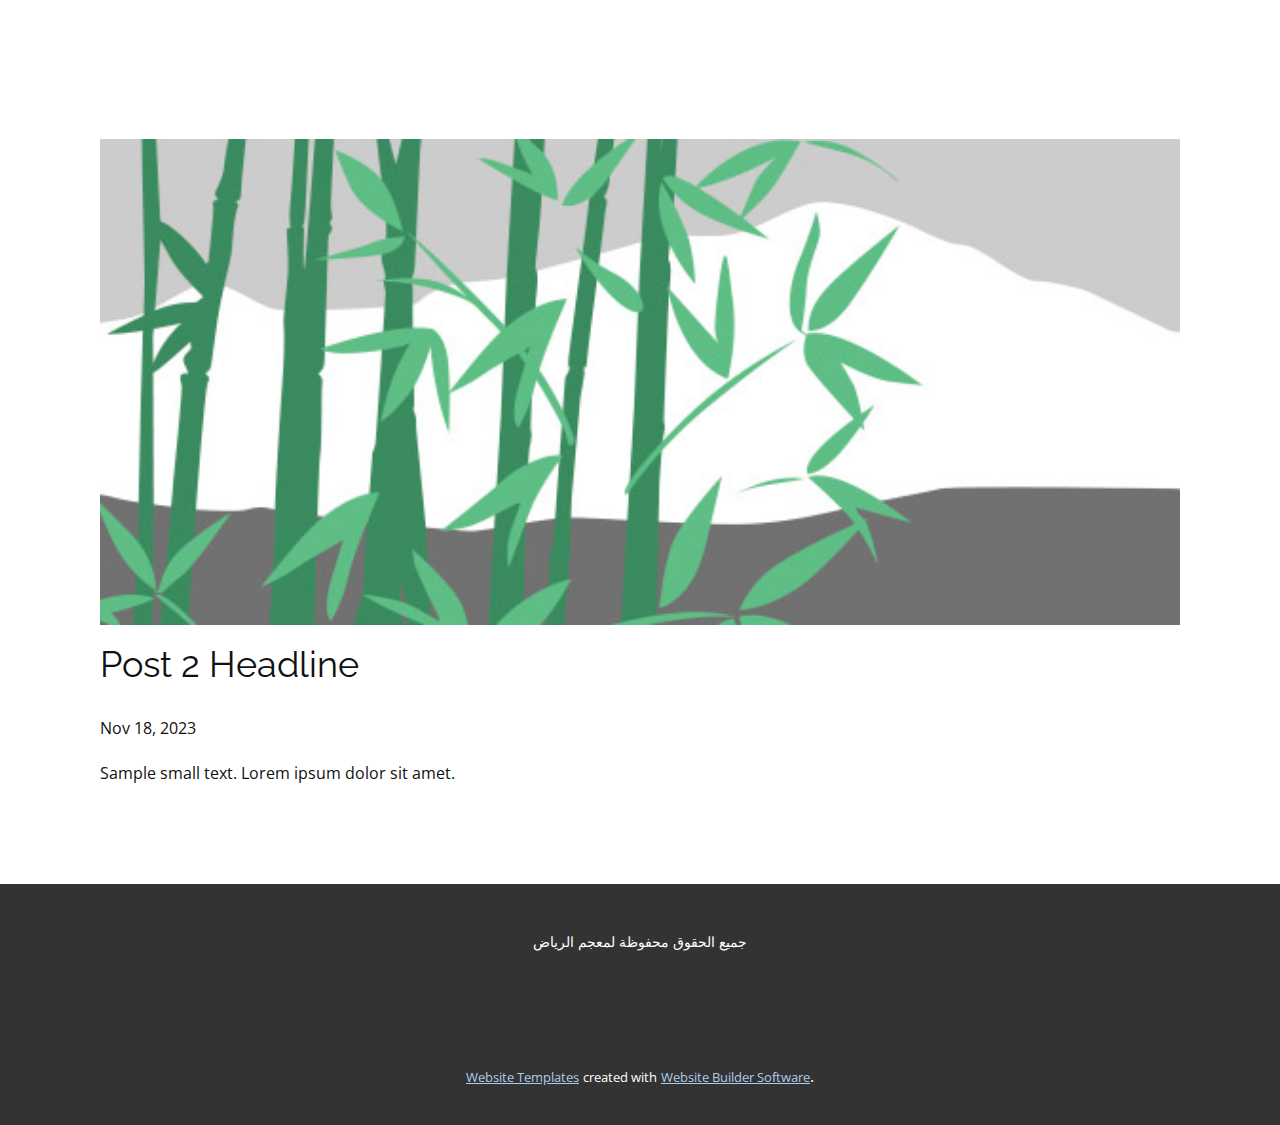
<file: blog/post-1.html>
<!DOCTYPE html>
<html style="font-size: 16px;" lang="en"><head>
    <meta name="viewport" content="width=device-width, initial-scale=1.0">
    <meta charset="utf-8">
    <meta name="keywords" content="Post 1 Headline">
    <meta name="description" content="">
    <title>Post 2 Headline</title>
    <link rel="stylesheet" href="../nicepage.css" media="screen">
<link rel="stylesheet" href="../Post-Template.css" media="screen">
    <script class="u-script" type="text/javascript" src="../jquery.js" defer=""></script>
    <script class="u-script" type="text/javascript" src="../nicepage.js" defer=""></script>
    <meta name="generator" content="Nicepage 6.0.3, nicepage.com">
    <link id="u-theme-google-font" rel="stylesheet" href="https://fonts.googleapis.com/css?family=Raleway:100,100i,200,200i,300,300i,400,400i,500,500i,600,600i,700,700i,800,800i,900,900i|Open+Sans:300,300i,400,400i,500,500i,600,600i,700,700i,800,800i">
    
    
    
    <script type="application/ld+json">{
		"@context": "http://schema.org",
		"@type": "Organization",
		"name": "Site2"
}</script>
    <meta name="theme-color" content="#478ac9">
  <meta data-intl-tel-input-cdn-path="intlTelInput/"></head>
  <body data-path-to-root="./" data-include-products="false" class="u-body u-xl-mode" data-lang="en"><header class="u-align-center-sm u-align-center-xs u-clearfix u-header u-header" id="sec-f4a0"><div class="u-clearfix u-sheet u-sheet-1"></div></header>
    <section class="u-align-center u-clearfix u-section-1" id="sec-cc7b">
      <div class="u-clearfix u-sheet u-valign-middle-md u-valign-middle-sm u-valign-middle-xs u-sheet-1"><!--post_details--><!--post_details_options_json--><!--{"source":""}--><!--/post_details_options_json--><!--blog_post-->
        <div class="u-container-style u-expanded-width u-post-details u-post-details-1">
          <div class="u-container-layout u-valign-middle u-container-layout-1"><!--blog_post_image-->
            <img alt="" class="u-blog-control u-expanded-width u-image u-image-default u-image-1" src="../images/68f64b9d.jpeg"><!--/blog_post_image--><!--blog_post_header-->
            <h2 class="u-blog-control u-text u-text-1">Post 2 Headline</h2><!--/blog_post_header--><!--blog_post_metadata-->
            <div class="u-blog-control u-metadata u-metadata-1"><!--blog_post_metadata_date-->
              <span class="u-meta-date u-meta-icon">Nov 18, 2023</span><!--/blog_post_metadata_date--><!--blog_post_metadata_category-->
              <!--/blog_post_metadata_category--><!--blog_post_metadata_comments-->
              <!--/blog_post_metadata_comments-->
            </div><!--/blog_post_metadata--><!--blog_post_content-->
            <div class="u-align-justify u-blog-control u-post-content u-text u-text-2 fr-view">
  Sample small text. Lorem ipsum dolor sit amet.
  </div><!--/blog_post_content-->
          </div>
        </div><!--/blog_post--><!--/post_details-->
      </div>
    </section>
    
    
    
    <footer class="u-align-center u-clearfix u-footer u-grey-80 u-footer" id="sec-e7aa"><div class="u-clearfix u-sheet u-sheet-1">
        <p class="u-small-text u-text u-text-variant u-text-1">جميع الحقوق محفوظة لمعجم الرياض<br>
          <br>
        </p>
      </div></footer>
    <section class="u-backlink u-clearfix u-grey-80">
      <a class="u-link" href="https://nicepage.com/website-templates" target="_blank">
        <span>Website Templates</span>
      </a>
      <p class="u-text">
        <span>created with</span>
      </p>
      <a class="u-link" href="" target="_blank">
        <span>Website Builder Software</span>
      </a>. 
    </section>
  
</body></html>
</file>
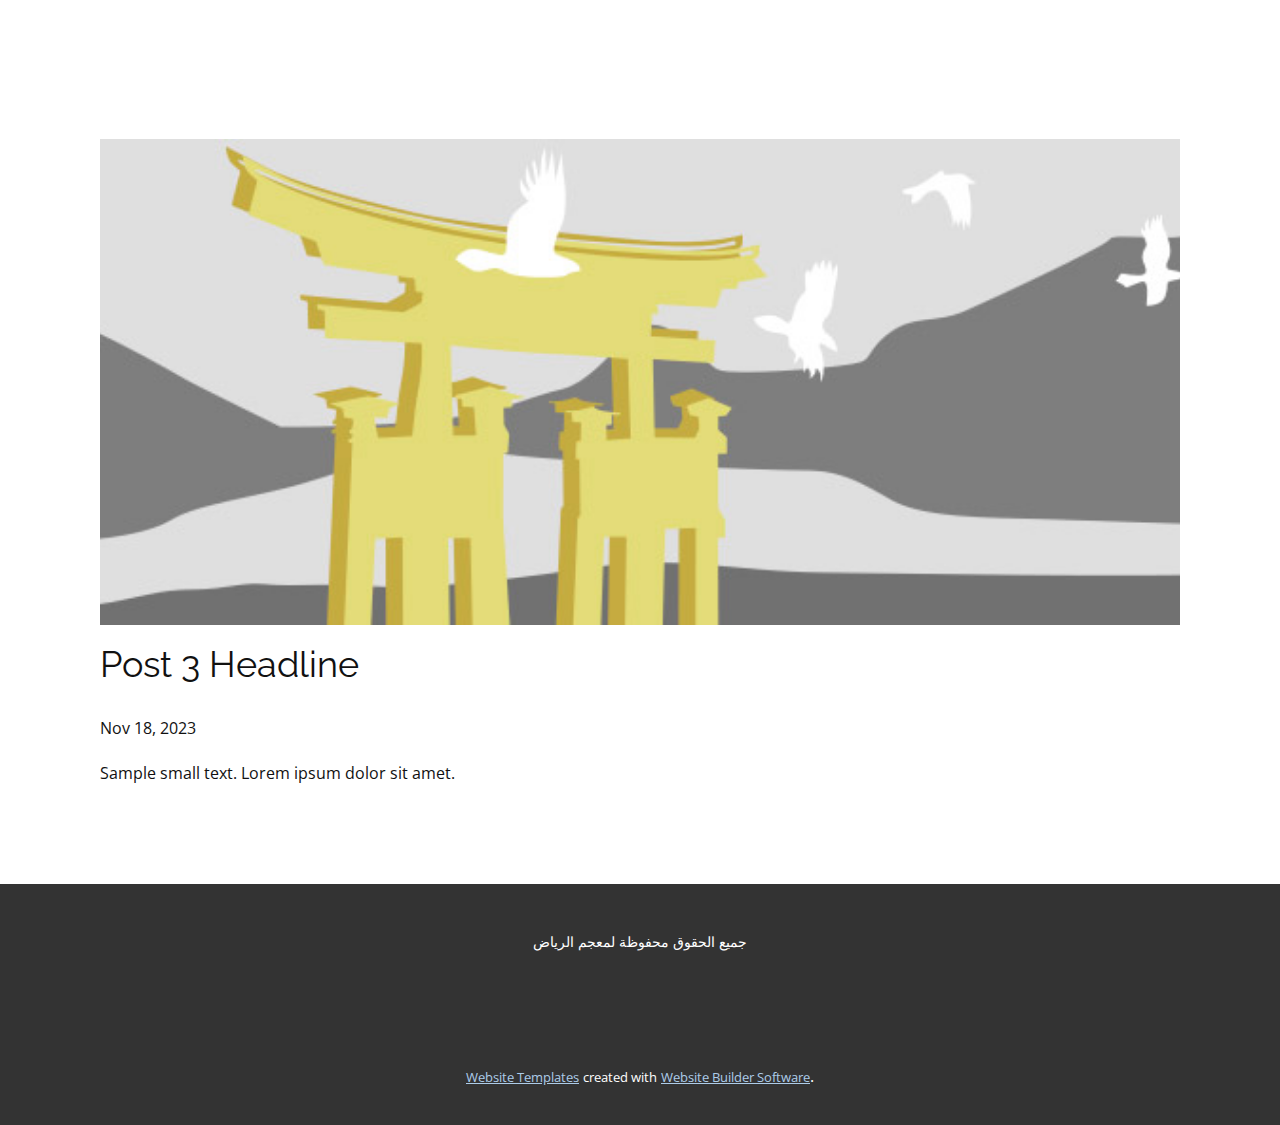
<file: blog/post-2.html>
<!DOCTYPE html>
<html style="font-size: 16px;" lang="en"><head>
    <meta name="viewport" content="width=device-width, initial-scale=1.0">
    <meta charset="utf-8">
    <meta name="keywords" content="Post 1 Headline">
    <meta name="description" content="">
    <title>Post 3 Headline</title>
    <link rel="stylesheet" href="../nicepage.css" media="screen">
<link rel="stylesheet" href="../Post-Template.css" media="screen">
    <script class="u-script" type="text/javascript" src="../jquery.js" defer=""></script>
    <script class="u-script" type="text/javascript" src="../nicepage.js" defer=""></script>
    <meta name="generator" content="Nicepage 6.0.3, nicepage.com">
    <link id="u-theme-google-font" rel="stylesheet" href="https://fonts.googleapis.com/css?family=Raleway:100,100i,200,200i,300,300i,400,400i,500,500i,600,600i,700,700i,800,800i,900,900i|Open+Sans:300,300i,400,400i,500,500i,600,600i,700,700i,800,800i">
    
    
    
    <script type="application/ld+json">{
		"@context": "http://schema.org",
		"@type": "Organization",
		"name": "Site2"
}</script>
    <meta name="theme-color" content="#478ac9">
  <meta data-intl-tel-input-cdn-path="intlTelInput/"></head>
  <body data-path-to-root="./" data-include-products="false" class="u-body u-xl-mode" data-lang="en"><header class="u-align-center-sm u-align-center-xs u-clearfix u-header u-header" id="sec-f4a0"><div class="u-clearfix u-sheet u-sheet-1"></div></header>
    <section class="u-align-center u-clearfix u-section-1" id="sec-cc7b">
      <div class="u-clearfix u-sheet u-valign-middle-md u-valign-middle-sm u-valign-middle-xs u-sheet-1"><!--post_details--><!--post_details_options_json--><!--{"source":""}--><!--/post_details_options_json--><!--blog_post-->
        <div class="u-container-style u-expanded-width u-post-details u-post-details-1">
          <div class="u-container-layout u-valign-middle u-container-layout-1"><!--blog_post_image-->
            <img alt="" class="u-blog-control u-expanded-width u-image u-image-default u-image-1" src="../images/8ad73f3c.jpeg"><!--/blog_post_image--><!--blog_post_header-->
            <h2 class="u-blog-control u-text u-text-1">Post 3 Headline</h2><!--/blog_post_header--><!--blog_post_metadata-->
            <div class="u-blog-control u-metadata u-metadata-1"><!--blog_post_metadata_date-->
              <span class="u-meta-date u-meta-icon">Nov 18, 2023</span><!--/blog_post_metadata_date--><!--blog_post_metadata_category-->
              <!--/blog_post_metadata_category--><!--blog_post_metadata_comments-->
              <!--/blog_post_metadata_comments-->
            </div><!--/blog_post_metadata--><!--blog_post_content-->
            <div class="u-align-justify u-blog-control u-post-content u-text u-text-2 fr-view">
  Sample small text. Lorem ipsum dolor sit amet.
  </div><!--/blog_post_content-->
          </div>
        </div><!--/blog_post--><!--/post_details-->
      </div>
    </section>
    
    
    
    <footer class="u-align-center u-clearfix u-footer u-grey-80 u-footer" id="sec-e7aa"><div class="u-clearfix u-sheet u-sheet-1">
        <p class="u-small-text u-text u-text-variant u-text-1">جميع الحقوق محفوظة لمعجم الرياض<br>
          <br>
        </p>
      </div></footer>
    <section class="u-backlink u-clearfix u-grey-80">
      <a class="u-link" href="https://nicepage.com/website-templates" target="_blank">
        <span>Website Templates</span>
      </a>
      <p class="u-text">
        <span>created with</span>
      </p>
      <a class="u-link" href="" target="_blank">
        <span>Website Builder Software</span>
      </a>. 
    </section>
  
</body></html>
</file>
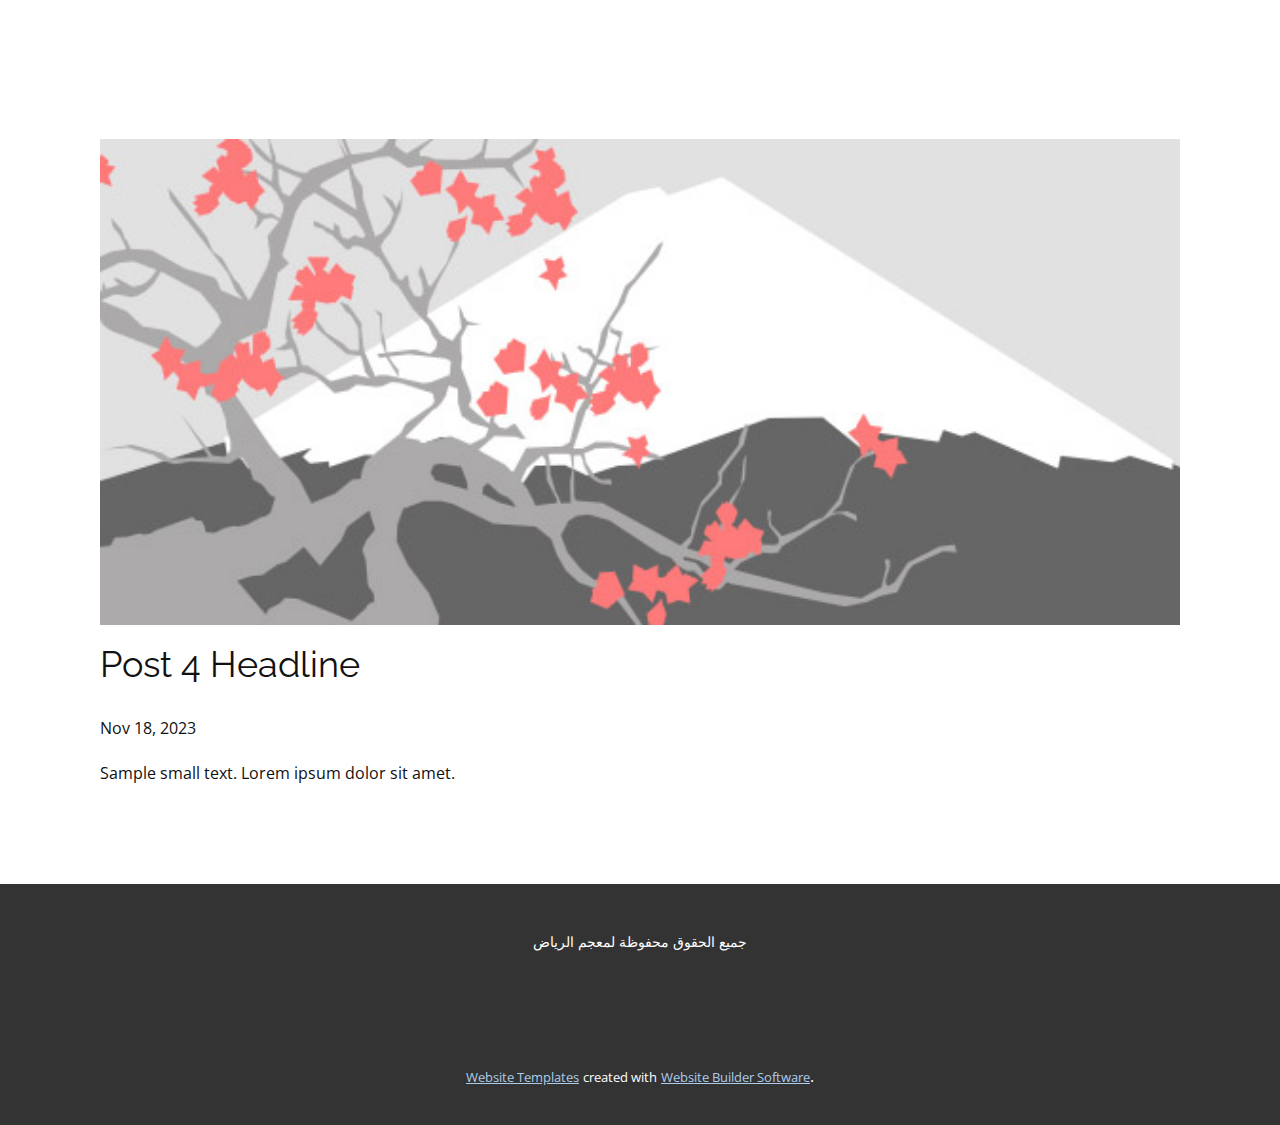
<file: blog/post-3.html>
<!DOCTYPE html>
<html style="font-size: 16px;" lang="en"><head>
    <meta name="viewport" content="width=device-width, initial-scale=1.0">
    <meta charset="utf-8">
    <meta name="keywords" content="Post 1 Headline">
    <meta name="description" content="">
    <title>Post 4 Headline</title>
    <link rel="stylesheet" href="../nicepage.css" media="screen">
<link rel="stylesheet" href="../Post-Template.css" media="screen">
    <script class="u-script" type="text/javascript" src="../jquery.js" defer=""></script>
    <script class="u-script" type="text/javascript" src="../nicepage.js" defer=""></script>
    <meta name="generator" content="Nicepage 6.0.3, nicepage.com">
    <link id="u-theme-google-font" rel="stylesheet" href="https://fonts.googleapis.com/css?family=Raleway:100,100i,200,200i,300,300i,400,400i,500,500i,600,600i,700,700i,800,800i,900,900i|Open+Sans:300,300i,400,400i,500,500i,600,600i,700,700i,800,800i">
    
    
    
    <script type="application/ld+json">{
		"@context": "http://schema.org",
		"@type": "Organization",
		"name": "Site2"
}</script>
    <meta name="theme-color" content="#478ac9">
  <meta data-intl-tel-input-cdn-path="intlTelInput/"></head>
  <body data-path-to-root="./" data-include-products="false" class="u-body u-xl-mode" data-lang="en"><header class="u-align-center-sm u-align-center-xs u-clearfix u-header u-header" id="sec-f4a0"><div class="u-clearfix u-sheet u-sheet-1"></div></header>
    <section class="u-align-center u-clearfix u-section-1" id="sec-cc7b">
      <div class="u-clearfix u-sheet u-valign-middle-md u-valign-middle-sm u-valign-middle-xs u-sheet-1"><!--post_details--><!--post_details_options_json--><!--{"source":""}--><!--/post_details_options_json--><!--blog_post-->
        <div class="u-container-style u-expanded-width u-post-details u-post-details-1">
          <div class="u-container-layout u-valign-middle u-container-layout-1"><!--blog_post_image-->
            <img alt="" class="u-blog-control u-expanded-width u-image u-image-default u-image-1" src="../images/0fd3416c.jpeg"><!--/blog_post_image--><!--blog_post_header-->
            <h2 class="u-blog-control u-text u-text-1">Post 4 Headline</h2><!--/blog_post_header--><!--blog_post_metadata-->
            <div class="u-blog-control u-metadata u-metadata-1"><!--blog_post_metadata_date-->
              <span class="u-meta-date u-meta-icon">Nov 18, 2023</span><!--/blog_post_metadata_date--><!--blog_post_metadata_category-->
              <!--/blog_post_metadata_category--><!--blog_post_metadata_comments-->
              <!--/blog_post_metadata_comments-->
            </div><!--/blog_post_metadata--><!--blog_post_content-->
            <div class="u-align-justify u-blog-control u-post-content u-text u-text-2 fr-view">
  Sample small text. Lorem ipsum dolor sit amet.
  </div><!--/blog_post_content-->
          </div>
        </div><!--/blog_post--><!--/post_details-->
      </div>
    </section>
    
    
    
    <footer class="u-align-center u-clearfix u-footer u-grey-80 u-footer" id="sec-e7aa"><div class="u-clearfix u-sheet u-sheet-1">
        <p class="u-small-text u-text u-text-variant u-text-1">جميع الحقوق محفوظة لمعجم الرياض<br>
          <br>
        </p>
      </div></footer>
    <section class="u-backlink u-clearfix u-grey-80">
      <a class="u-link" href="https://nicepage.com/website-templates" target="_blank">
        <span>Website Templates</span>
      </a>
      <p class="u-text">
        <span>created with</span>
      </p>
      <a class="u-link" href="" target="_blank">
        <span>Website Builder Software</span>
      </a>. 
    </section>
  
</body></html>
</file>
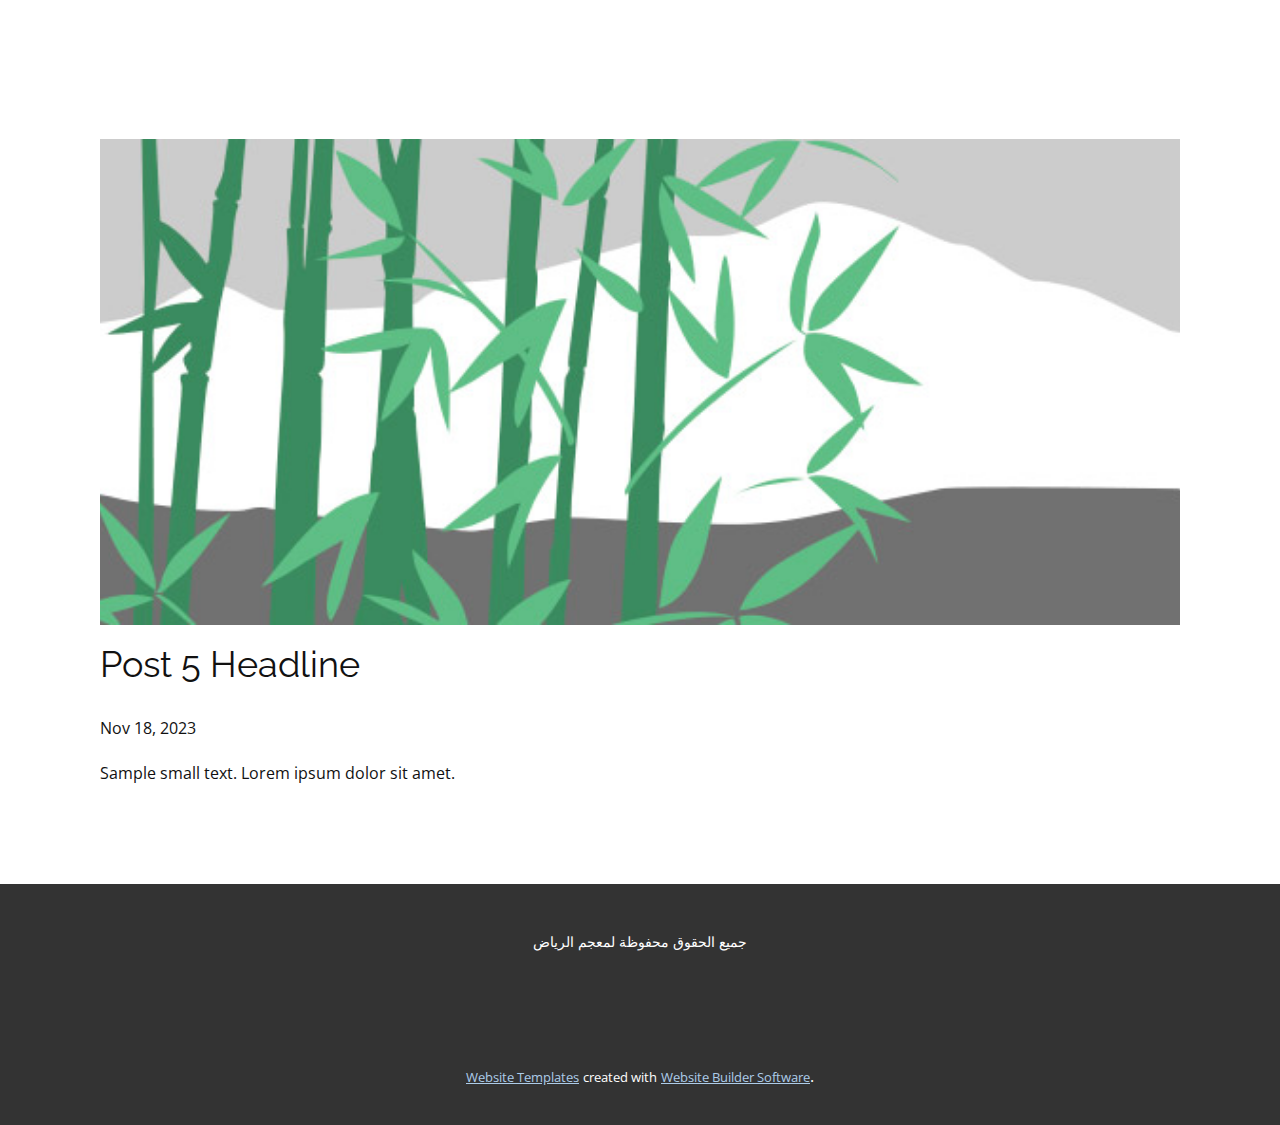
<file: blog/post-4.html>
<!DOCTYPE html>
<html style="font-size: 16px;" lang="en"><head>
    <meta name="viewport" content="width=device-width, initial-scale=1.0">
    <meta charset="utf-8">
    <meta name="keywords" content="Post 1 Headline">
    <meta name="description" content="">
    <title>Post 5 Headline</title>
    <link rel="stylesheet" href="../nicepage.css" media="screen">
<link rel="stylesheet" href="../Post-Template.css" media="screen">
    <script class="u-script" type="text/javascript" src="../jquery.js" defer=""></script>
    <script class="u-script" type="text/javascript" src="../nicepage.js" defer=""></script>
    <meta name="generator" content="Nicepage 6.0.3, nicepage.com">
    <link id="u-theme-google-font" rel="stylesheet" href="https://fonts.googleapis.com/css?family=Raleway:100,100i,200,200i,300,300i,400,400i,500,500i,600,600i,700,700i,800,800i,900,900i|Open+Sans:300,300i,400,400i,500,500i,600,600i,700,700i,800,800i">
    
    
    
    <script type="application/ld+json">{
		"@context": "http://schema.org",
		"@type": "Organization",
		"name": "Site2"
}</script>
    <meta name="theme-color" content="#478ac9">
  <meta data-intl-tel-input-cdn-path="intlTelInput/"></head>
  <body data-path-to-root="./" data-include-products="false" class="u-body u-xl-mode" data-lang="en"><header class="u-align-center-sm u-align-center-xs u-clearfix u-header u-header" id="sec-f4a0"><div class="u-clearfix u-sheet u-sheet-1"></div></header>
    <section class="u-align-center u-clearfix u-section-1" id="sec-cc7b">
      <div class="u-clearfix u-sheet u-valign-middle-md u-valign-middle-sm u-valign-middle-xs u-sheet-1"><!--post_details--><!--post_details_options_json--><!--{"source":""}--><!--/post_details_options_json--><!--blog_post-->
        <div class="u-container-style u-expanded-width u-post-details u-post-details-1">
          <div class="u-container-layout u-valign-middle u-container-layout-1"><!--blog_post_image-->
            <img alt="" class="u-blog-control u-expanded-width u-image u-image-default u-image-1" src="../images/68f64b9d.jpeg"><!--/blog_post_image--><!--blog_post_header-->
            <h2 class="u-blog-control u-text u-text-1">Post 5 Headline</h2><!--/blog_post_header--><!--blog_post_metadata-->
            <div class="u-blog-control u-metadata u-metadata-1"><!--blog_post_metadata_date-->
              <span class="u-meta-date u-meta-icon">Nov 18, 2023</span><!--/blog_post_metadata_date--><!--blog_post_metadata_category-->
              <!--/blog_post_metadata_category--><!--blog_post_metadata_comments-->
              <!--/blog_post_metadata_comments-->
            </div><!--/blog_post_metadata--><!--blog_post_content-->
            <div class="u-align-justify u-blog-control u-post-content u-text u-text-2 fr-view">
  Sample small text. Lorem ipsum dolor sit amet.
  </div><!--/blog_post_content-->
          </div>
        </div><!--/blog_post--><!--/post_details-->
      </div>
    </section>
    
    
    
    <footer class="u-align-center u-clearfix u-footer u-grey-80 u-footer" id="sec-e7aa"><div class="u-clearfix u-sheet u-sheet-1">
        <p class="u-small-text u-text u-text-variant u-text-1">جميع الحقوق محفوظة لمعجم الرياض<br>
          <br>
        </p>
      </div></footer>
    <section class="u-backlink u-clearfix u-grey-80">
      <a class="u-link" href="https://nicepage.com/website-templates" target="_blank">
        <span>Website Templates</span>
      </a>
      <p class="u-text">
        <span>created with</span>
      </p>
      <a class="u-link" href="" target="_blank">
        <span>Website Builder Software</span>
      </a>. 
    </section>
  
</body></html>
</file>
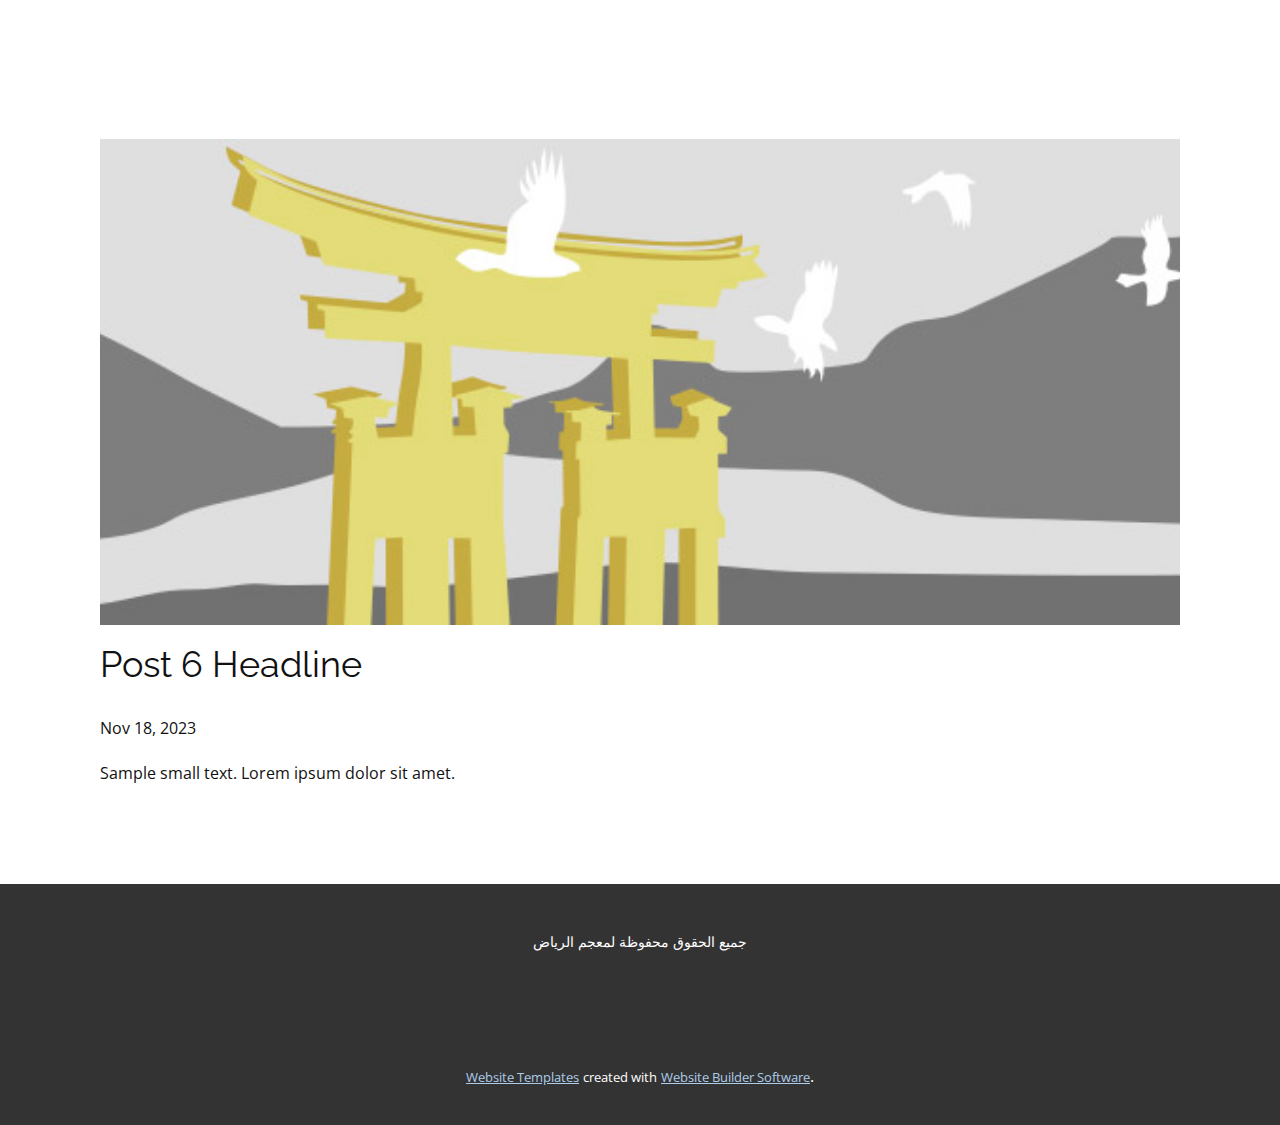
<file: blog/post-5.html>
<!DOCTYPE html>
<html style="font-size: 16px;" lang="en"><head>
    <meta name="viewport" content="width=device-width, initial-scale=1.0">
    <meta charset="utf-8">
    <meta name="keywords" content="Post 1 Headline">
    <meta name="description" content="">
    <title>Post 6 Headline</title>
    <link rel="stylesheet" href="../nicepage.css" media="screen">
<link rel="stylesheet" href="../Post-Template.css" media="screen">
    <script class="u-script" type="text/javascript" src="../jquery.js" defer=""></script>
    <script class="u-script" type="text/javascript" src="../nicepage.js" defer=""></script>
    <meta name="generator" content="Nicepage 6.0.3, nicepage.com">
    <link id="u-theme-google-font" rel="stylesheet" href="https://fonts.googleapis.com/css?family=Raleway:100,100i,200,200i,300,300i,400,400i,500,500i,600,600i,700,700i,800,800i,900,900i|Open+Sans:300,300i,400,400i,500,500i,600,600i,700,700i,800,800i">
    
    
    
    <script type="application/ld+json">{
		"@context": "http://schema.org",
		"@type": "Organization",
		"name": "Site2"
}</script>
    <meta name="theme-color" content="#478ac9">
  <meta data-intl-tel-input-cdn-path="intlTelInput/"></head>
  <body data-path-to-root="./" data-include-products="false" class="u-body u-xl-mode" data-lang="en"><header class="u-align-center-sm u-align-center-xs u-clearfix u-header u-header" id="sec-f4a0"><div class="u-clearfix u-sheet u-sheet-1"></div></header>
    <section class="u-align-center u-clearfix u-section-1" id="sec-cc7b">
      <div class="u-clearfix u-sheet u-valign-middle-md u-valign-middle-sm u-valign-middle-xs u-sheet-1"><!--post_details--><!--post_details_options_json--><!--{"source":""}--><!--/post_details_options_json--><!--blog_post-->
        <div class="u-container-style u-expanded-width u-post-details u-post-details-1">
          <div class="u-container-layout u-valign-middle u-container-layout-1"><!--blog_post_image-->
            <img alt="" class="u-blog-control u-expanded-width u-image u-image-default u-image-1" src="../images/8ad73f3c.jpeg"><!--/blog_post_image--><!--blog_post_header-->
            <h2 class="u-blog-control u-text u-text-1">Post 6 Headline</h2><!--/blog_post_header--><!--blog_post_metadata-->
            <div class="u-blog-control u-metadata u-metadata-1"><!--blog_post_metadata_date-->
              <span class="u-meta-date u-meta-icon">Nov 18, 2023</span><!--/blog_post_metadata_date--><!--blog_post_metadata_category-->
              <!--/blog_post_metadata_category--><!--blog_post_metadata_comments-->
              <!--/blog_post_metadata_comments-->
            </div><!--/blog_post_metadata--><!--blog_post_content-->
            <div class="u-align-justify u-blog-control u-post-content u-text u-text-2 fr-view">
  Sample small text. Lorem ipsum dolor sit amet.
  </div><!--/blog_post_content-->
          </div>
        </div><!--/blog_post--><!--/post_details-->
      </div>
    </section>
    
    
    
    <footer class="u-align-center u-clearfix u-footer u-grey-80 u-footer" id="sec-e7aa"><div class="u-clearfix u-sheet u-sheet-1">
        <p class="u-small-text u-text u-text-variant u-text-1">جميع الحقوق محفوظة لمعجم الرياض<br>
          <br>
        </p>
      </div></footer>
    <section class="u-backlink u-clearfix u-grey-80">
      <a class="u-link" href="https://nicepage.com/website-templates" target="_blank">
        <span>Website Templates</span>
      </a>
      <p class="u-text">
        <span>created with</span>
      </p>
      <a class="u-link" href="" target="_blank">
        <span>Website Builder Software</span>
      </a>. 
    </section>
  
</body></html>
</file>
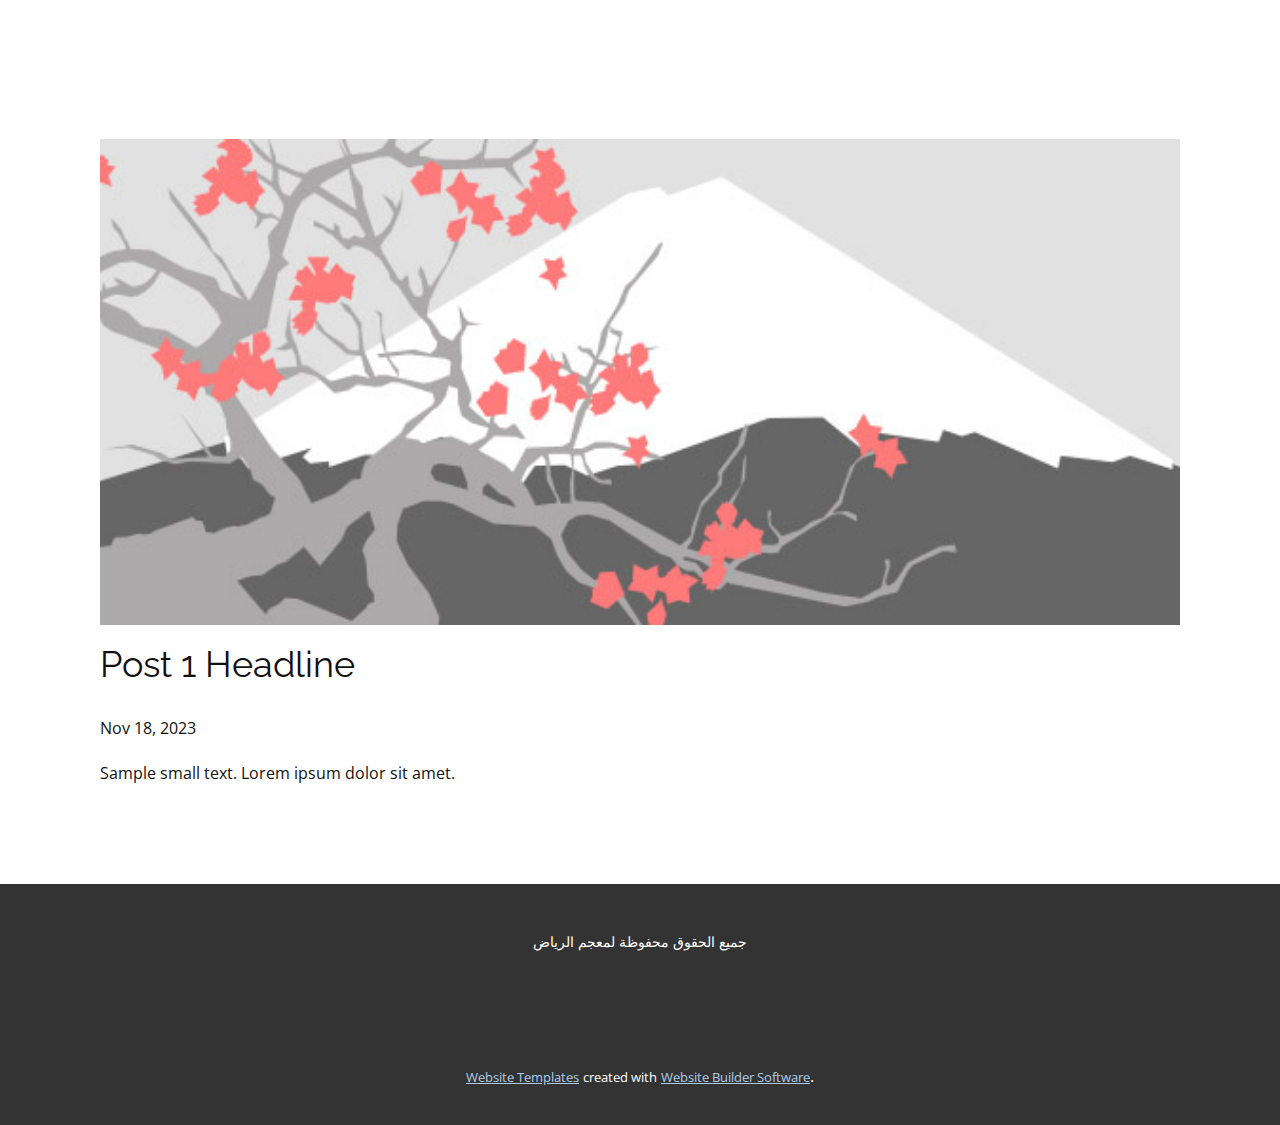
<file: blog/post.html>
<!DOCTYPE html>
<html style="font-size: 16px;" lang="en"><head>
    <meta name="viewport" content="width=device-width, initial-scale=1.0">
    <meta charset="utf-8">
    <meta name="keywords" content="Post 1 Headline">
    <meta name="description" content="">
    <title>Post 1 Headline</title>
    <link rel="stylesheet" href="../nicepage.css" media="screen">
<link rel="stylesheet" href="../Post-Template.css" media="screen">
    <script class="u-script" type="text/javascript" src="../jquery.js" defer=""></script>
    <script class="u-script" type="text/javascript" src="../nicepage.js" defer=""></script>
    <meta name="generator" content="Nicepage 6.0.3, nicepage.com">
    <link id="u-theme-google-font" rel="stylesheet" href="https://fonts.googleapis.com/css?family=Raleway:100,100i,200,200i,300,300i,400,400i,500,500i,600,600i,700,700i,800,800i,900,900i|Open+Sans:300,300i,400,400i,500,500i,600,600i,700,700i,800,800i">
    
    
    
    <script type="application/ld+json">{
		"@context": "http://schema.org",
		"@type": "Organization",
		"name": "Site2"
}</script>
    <meta name="theme-color" content="#478ac9">
  <meta data-intl-tel-input-cdn-path="intlTelInput/"></head>
  <body data-path-to-root="./" data-include-products="false" class="u-body u-xl-mode" data-lang="en"><header class="u-align-center-sm u-align-center-xs u-clearfix u-header u-header" id="sec-f4a0"><div class="u-clearfix u-sheet u-sheet-1"></div></header>
    <section class="u-align-center u-clearfix u-section-1" id="sec-cc7b">
      <div class="u-clearfix u-sheet u-valign-middle-md u-valign-middle-sm u-valign-middle-xs u-sheet-1"><!--post_details--><!--post_details_options_json--><!--{"source":""}--><!--/post_details_options_json--><!--blog_post-->
        <div class="u-container-style u-expanded-width u-post-details u-post-details-1">
          <div class="u-container-layout u-valign-middle u-container-layout-1"><!--blog_post_image-->
            <img alt="" class="u-blog-control u-expanded-width u-image u-image-default u-image-1" src="../images/0fd3416c.jpeg"><!--/blog_post_image--><!--blog_post_header-->
            <h2 class="u-blog-control u-text u-text-1">Post 1 Headline</h2><!--/blog_post_header--><!--blog_post_metadata-->
            <div class="u-blog-control u-metadata u-metadata-1"><!--blog_post_metadata_date-->
              <span class="u-meta-date u-meta-icon">Nov 18, 2023</span><!--/blog_post_metadata_date--><!--blog_post_metadata_category-->
              <!--/blog_post_metadata_category--><!--blog_post_metadata_comments-->
              <!--/blog_post_metadata_comments-->
            </div><!--/blog_post_metadata--><!--blog_post_content-->
            <div class="u-align-justify u-blog-control u-post-content u-text u-text-2 fr-view">
  Sample small text. Lorem ipsum dolor sit amet.
  </div><!--/blog_post_content-->
          </div>
        </div><!--/blog_post--><!--/post_details-->
      </div>
    </section>
    
    
    
    <footer class="u-align-center u-clearfix u-footer u-grey-80 u-footer" id="sec-e7aa"><div class="u-clearfix u-sheet u-sheet-1">
        <p class="u-small-text u-text u-text-variant u-text-1">جميع الحقوق محفوظة لمعجم الرياض<br>
          <br>
        </p>
      </div></footer>
    <section class="u-backlink u-clearfix u-grey-80">
      <a class="u-link" href="https://nicepage.com/website-templates" target="_blank">
        <span>Website Templates</span>
      </a>
      <p class="u-text">
        <span>created with</span>
      </p>
      <a class="u-link" href="" target="_blank">
        <span>Website Builder Software</span>
      </a>. 
    </section>
  
</body></html>
</file>
